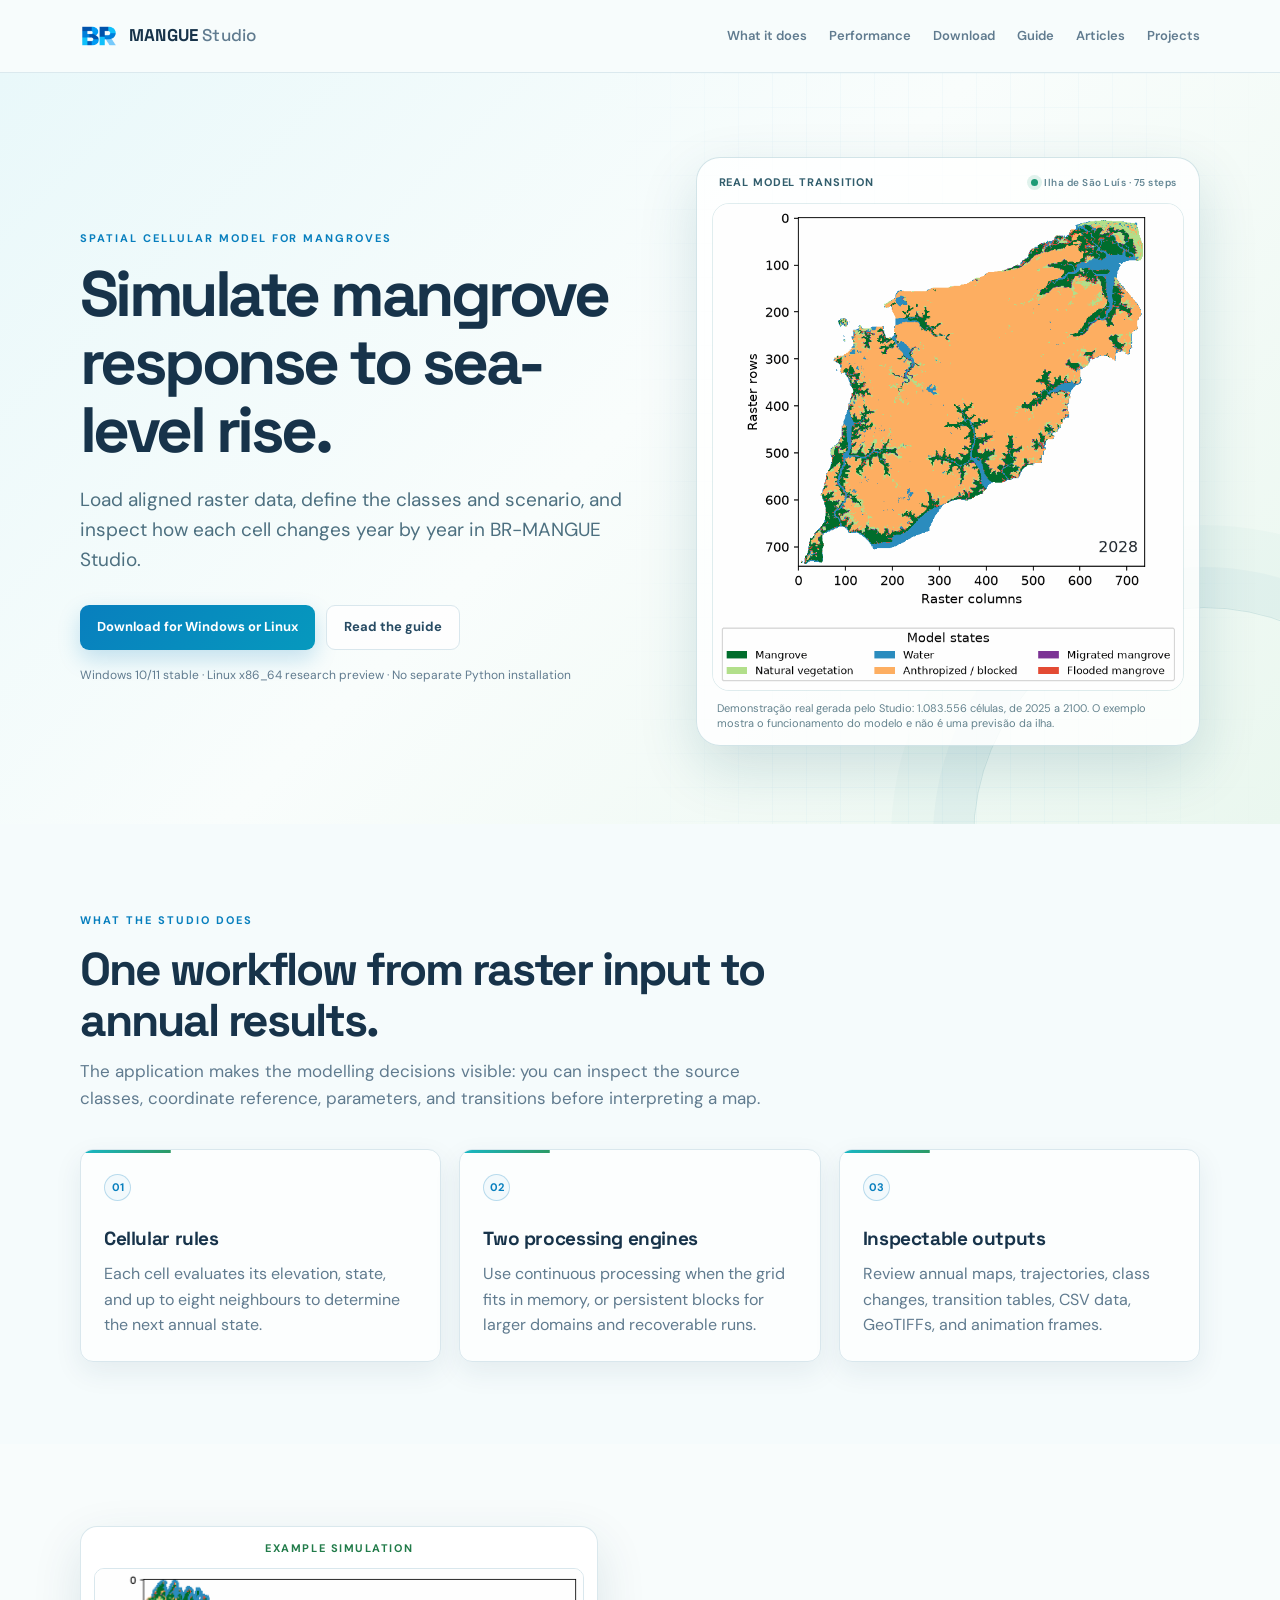
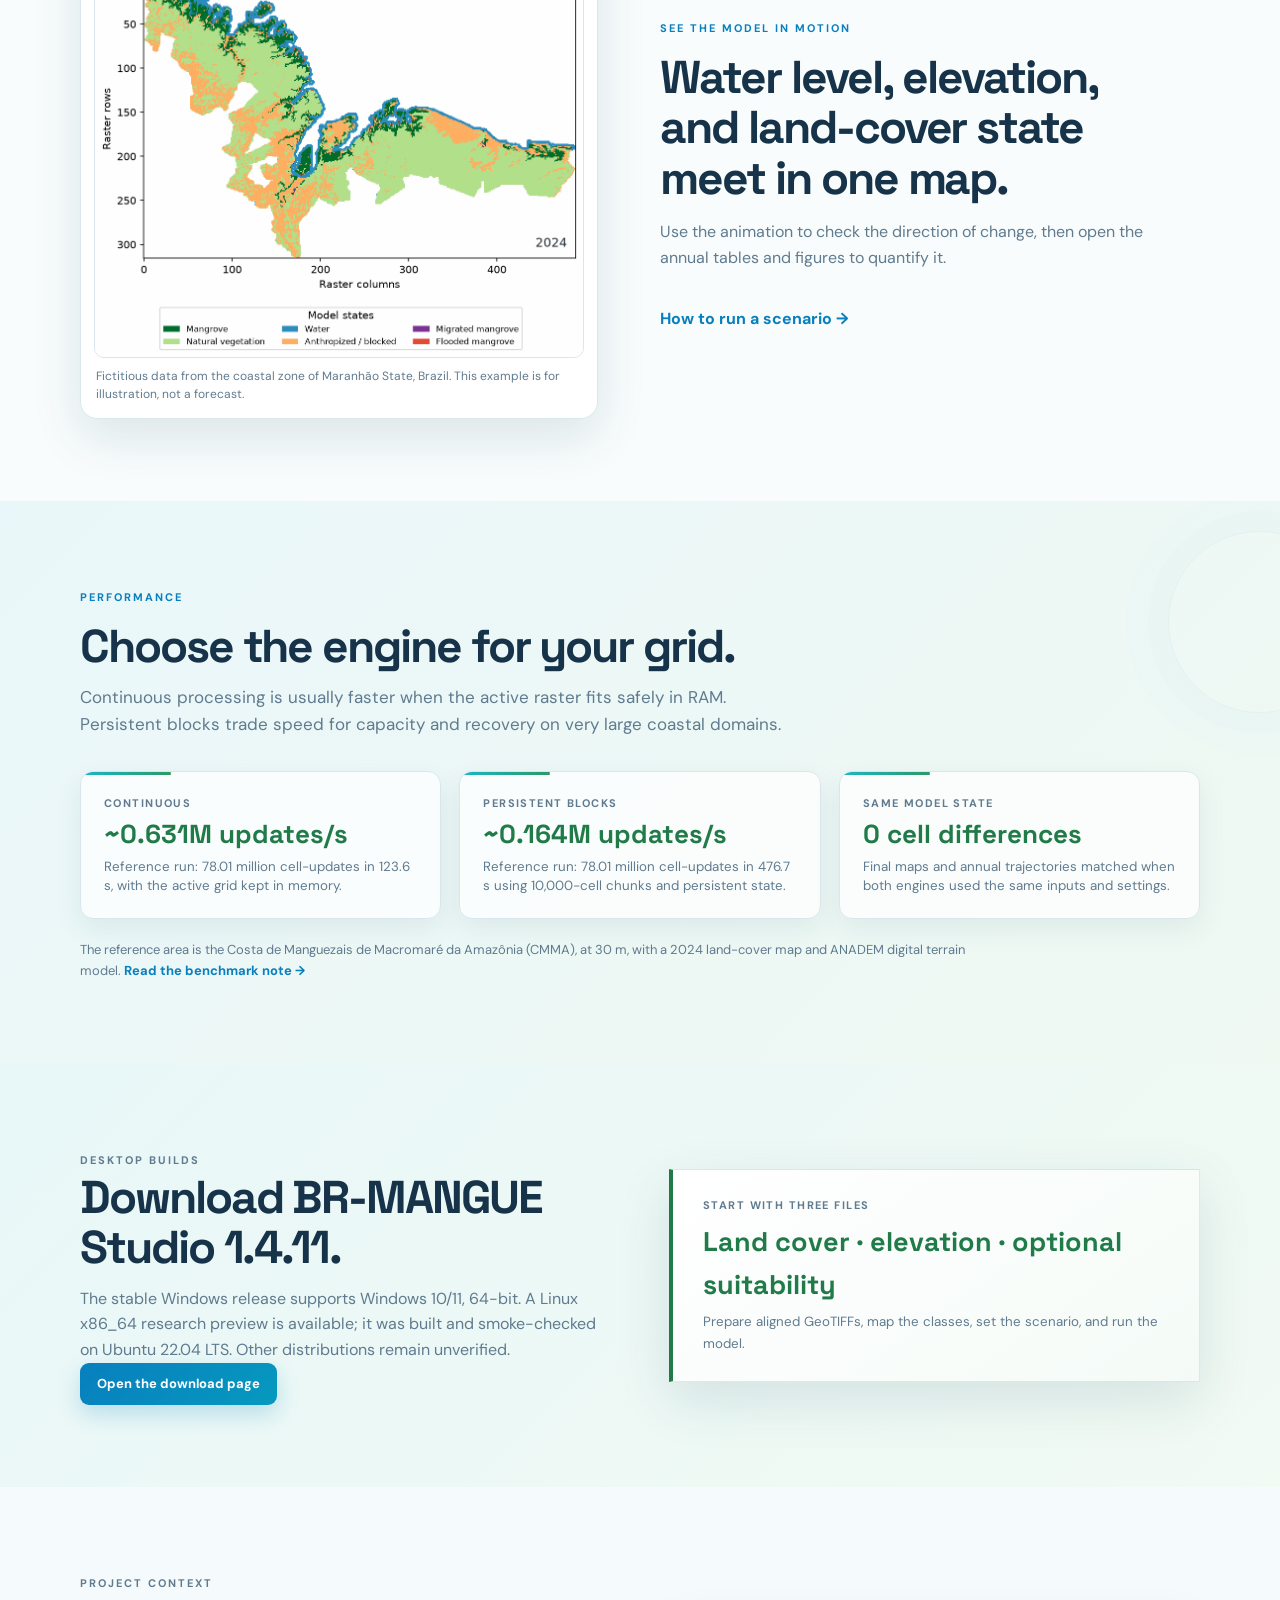
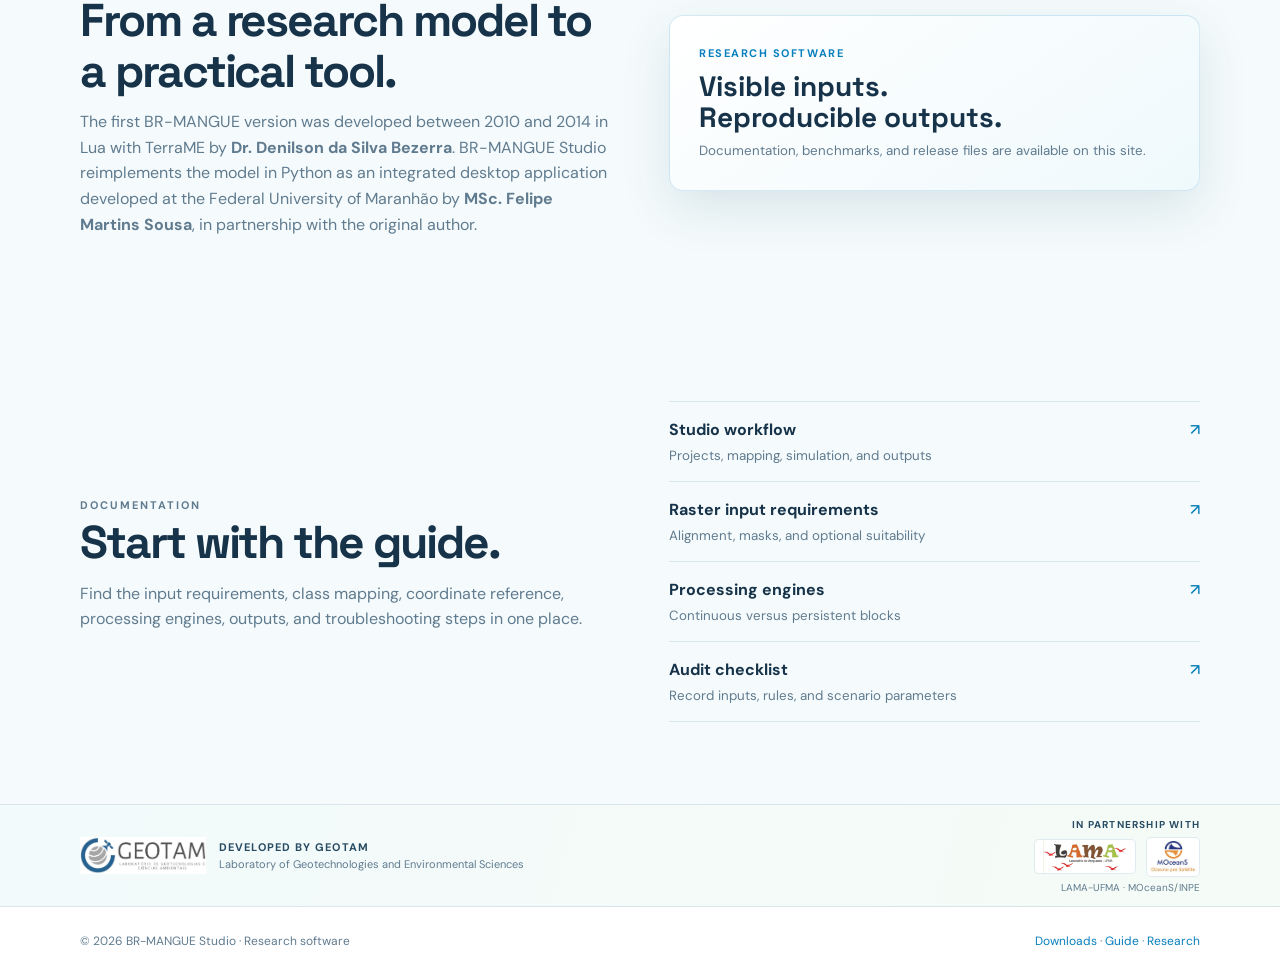
<file: docs/index.html>
<!doctype html>
<html lang="en">
<head>
  <meta charset="utf-8">
  <meta name="viewport" content="width=device-width, initial-scale=1">
  <meta name="description" content="BR-MANGUE Studio is a Windows and Linux desktop application for simulating mangrove response to sea-level rise with spatial cellular automata.">
  <title>BR-MANGUE Studio · Coastal cellular modelling</title>
  <link rel="icon" href="assets/BR-MANGUE_BR_icon.png" type="image/png">
  <link rel="stylesheet" href="styles.css">
</head>
<body>
  <header class="site-header">
    <div class="container nav-wrap">
      <a class="brand" href="./" aria-label="BR-MANGUE Studio home">
        <img src="assets/BR-MANGUE_BR_icon.png" alt="BR-MANGUE icon">
        <span>MANGUE <em>Studio</em></span>
      </a>
      <nav aria-label="Primary navigation">
        <a href="#about">What it does</a>
        <a href="#performance">Performance</a>
        <a href="downloads.html">Download</a>
        <a href="guide.html">Guide</a>
        <a href="articles.html">Articles</a>
        <a href="projects.html">Projects</a>
      </nav>
    </div>
  </header>

  <main>
    <section class="hero">
      <div class="container hero-grid">
        <div class="hero-copy">
          <p class="eyebrow">Spatial cellular model for mangroves</p>
          <h1>Simulate mangrove response to sea-level rise.</h1>
          <p class="lead">Load aligned raster data, define the classes and scenario, and inspect how each cell changes year by year in BR-MANGUE Studio.</p>
          <div class="hero-actions">
            <a class="button primary" href="downloads.html">Download for Windows or Linux</a>
            <a class="button secondary" href="guide.html">Read the guide</a>
          </div>
          <p class="version-note">Windows 10/11 stable · Linux x86_64 research preview · No separate Python installation</p>
        </div>

        <div class="hero-scene-wrap">
          <div class="hero-scene-card">
            <div class="scene-heading"><span>Real model transition</span><span class="scene-live"><i></i> Ilha de São Luís · 75 steps</span></div>
            <img class="hero-demo-gif" src="assets/demo/simulation-ilha-sao-luis.gif" alt="Animated BR-MANGUE Studio demonstration run on Ilha de São Luís from 2025 to 2100">
            <p class="scene-caption">Demonstração real gerada pelo Studio: 1.083.556 células, de 2025 a 2100. O exemplo mostra o funcionamento do modelo e não é uma previsão da ilha.</p>
          </div>
        </div>
      </div>
    </section>

    <section id="about" class="section">
      <div class="container">
        <p class="eyebrow">What the Studio does</p>
        <h2>One workflow from raster input to annual results.</h2>
        <p class="section-intro">The application makes the modelling decisions visible: you can inspect the source classes, coordinate reference, parameters, and transitions before interpreting a map.</p>
        <div class="feature-grid">
          <article><span class="feature-number">01</span><h3>Cellular rules</h3><p>Each cell evaluates its elevation, state, and up to eight neighbours to determine the next annual state.</p></article>
          <article><span class="feature-number">02</span><h3>Two processing engines</h3><p>Use continuous processing when the grid fits in memory, or persistent blocks for larger domains and recoverable runs.</p></article>
          <article><span class="feature-number">03</span><h3>Inspectable outputs</h3><p>Review annual maps, trajectories, class changes, transition tables, CSV data, GeoTIFFs, and animation frames.</p></article>
        </div>
      </div>
    </section>

    <section id="example" class="section example-section">
      <div class="container example-grid">
        <figure class="demo-card">
          <div class="demo-label">Example simulation</div>
          <img src="assets/coastal-simulation-example.gif" alt="Animated example of annual mangrove state changes">
          <figcaption>Fictitious data from the coastal zone of Maranhão State, Brazil. This example is for illustration, not a forecast.</figcaption>
        </figure>
        <div class="example-copy"><p class="eyebrow">See the model in motion</p><h2>Water level, elevation, and land-cover state meet in one map.</h2><p>Use the animation to check the direction of change, then open the annual tables and figures to quantify it.</p><a class="text-link" href="guide.html#workflow">How to run a scenario →</a></div>
      </div>
    </section>

    <section id="performance" class="section tinted">
      <div class="container">
        <p class="eyebrow">Performance</p>
        <h2>Choose the engine for your grid.</h2>
        <p class="section-intro">Continuous processing is usually faster when the active raster fits safely in RAM. Persistent blocks trade speed for capacity and recovery on very large coastal domains.</p>
        <div class="benchmark-grid">
          <article class="benchmark-card"><strong>Continuous</strong><span>~0.631M updates/s</span><small>Reference run: 78.01 million cell-updates in 123.6 s, with the active grid kept in memory.</small></article>
          <article class="benchmark-card"><strong>Persistent blocks</strong><span>~0.164M updates/s</span><small>Reference run: 78.01 million cell-updates in 476.7 s using 10,000-cell chunks and persistent state.</small></article>
          <article class="benchmark-card"><strong>Same model state</strong><span>0 cell differences</span><small>Final maps and annual trajectories matched when both engines used the same inputs and settings.</small></article>
        </div>
        <p class="benchmark-note">The reference area is the Costa de Manguezais de Macromaré da Amazônia (CMMA), at 30 m, with a 2024 land-cover map and ANADEM digital terrain model. <a class="text-link" href="benchmark-cmma-anadem-20260917.html">Read the benchmark note →</a></p>
      </div>
    </section>

    <section id="download" class="section download-band">
      <div class="container split">
        <div><p class="eyebrow">Desktop builds</p><h2>Download BR-MANGUE Studio 1.4.11.</h2><p>The stable Windows release supports Windows 10/11, 64-bit. A Linux x86_64 research preview is available; it was built and smoke-checked on Ubuntu 22.04 LTS. Other distributions remain unverified.</p><a class="button primary" href="downloads.html">Open the download page</a></div>
        <div class="info-card"><strong>Start with three files</strong><span>Land cover · elevation · optional suitability</span><small>Prepare aligned GeoTIFFs, map the classes, set the scenario, and run the model.</small></div>
      </div>
    </section>

    <section id="origins" class="section origins-section">
      <div class="container split origin-block">
        <div><p class="eyebrow">Project context</p><h2>From a research model to a practical tool.</h2><p>The first BR-MANGUE version was developed between 2010 and 2014 in Lua with TerraME by <strong>Dr. Denilson da Silva Bezerra</strong>. BR-MANGUE Studio reimplements the model in Python as an integrated desktop application developed at the Federal University of Maranhão by <strong>MSc. Felipe Martins Sousa</strong>, in partnership with the original author.</p></div>
        <div class="origin-card"><span>Research software</span><b>Visible inputs.<br>Reproducible outputs.</b><small>Documentation, benchmarks, and release files are available on this site.</small></div>
      </div>
    </section>

    <section id="documentation" class="section">
      <div class="container split">
        <div><p class="eyebrow">Documentation</p><h2>Start with the guide.</h2><p>Find the input requirements, class mapping, coordinate reference, processing engines, outputs, and troubleshooting steps in one place.</p></div>
        <div class="link-list">
          <a href="guide.html#workflow"><span>Studio workflow</span><small>Projects, mapping, simulation, and outputs</small><b>↗</b></a>
          <a href="guide.html#inputs"><span>Raster input requirements</span><small>Alignment, masks, and optional suitability</small><b>↗</b></a>
          <a href="guide.html#engines"><span>Processing engines</span><small>Continuous versus persistent blocks</small><b>↗</b></a>
          <a href="guide.html#audit"><span>Audit checklist</span><small>Record inputs, rules, and scenario parameters</small><b>↗</b></a>
        </div>
      </div>
    </section>
  </main>

  <footer class="site-footer">
    <div class="geotam-footer">
      <div class="container geotam-footer-inner">
        <div class="geotam-credit">
          <img src="assets/GEOTAM_logo.jpeg" alt="GEOTAM laboratory logo">
          <span><strong>Developed by GEOTAM</strong><small>Laboratory of Geotechnologies and Environmental Sciences</small></span>
        </div>
        <div class="partner-credit">
          <span class="partner-label">In partnership with</span>
          <div class="partner-logos">
            <img src="assets/LAMA_UFMA_logo.jpg" alt="LAMA-UFMA laboratory logo">
            <img src="assets/MOceanS_INPE_logo.jpg" alt="MOceanS INPE laboratory logo">
          </div>
          <small>LAMA-UFMA · MOceanS/INPE</small>
        </div>
      </div>
    </div>
    <div class="container footer-wrap"><span>© 2026 BR-MANGUE Studio · Research software</span><span><a href="downloads.html">Downloads</a> · <a href="guide.html">Guide</a> · <a href="articles.html">Research</a></span></div>
  </footer>
</body>
</html>
</file>
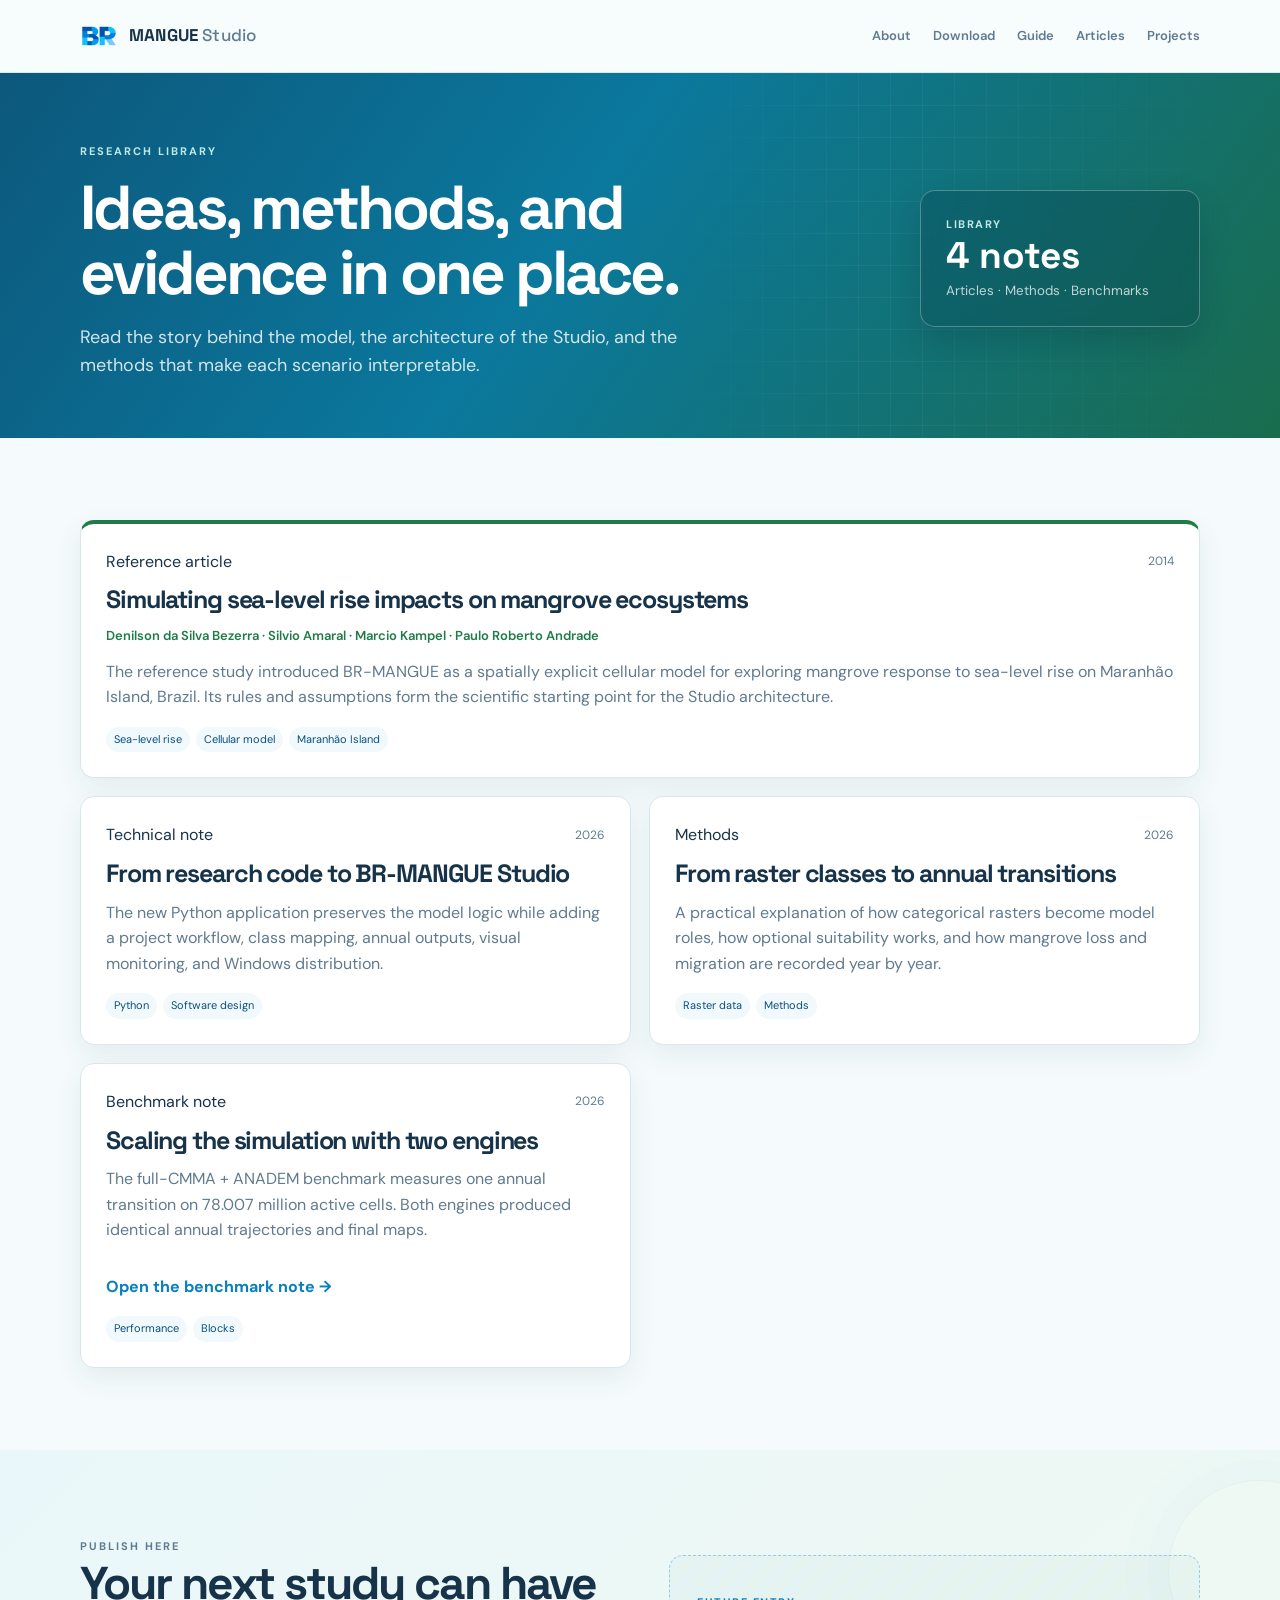
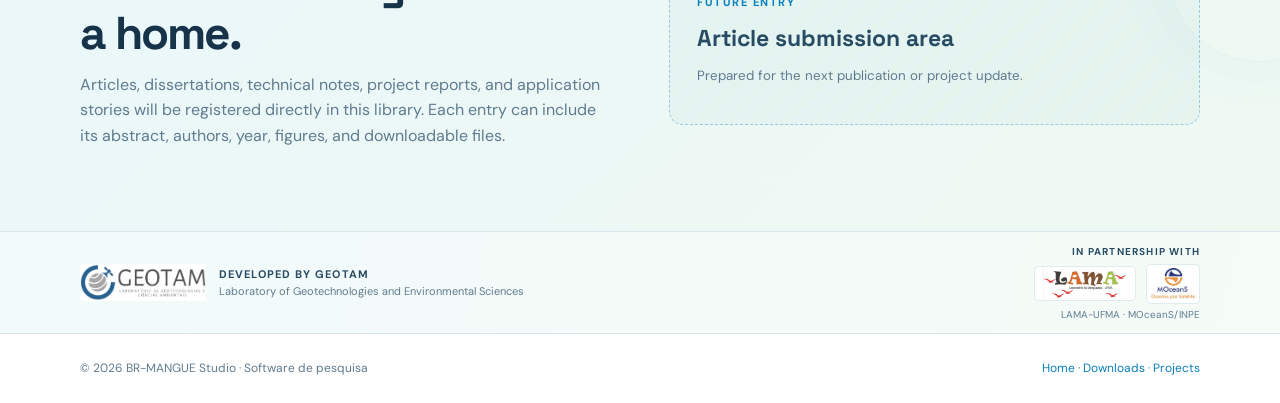
<file: docs/articles.html>
<!doctype html>
<html lang="en">
<head>
  <meta charset="utf-8">
  <meta name="viewport" content="width=device-width, initial-scale=1">
  <meta name="description" content="Research articles, technical notes, and methods related to BR-MANGUE Studio.">
  <title>Articles · BR-MANGUE Studio</title>
  <link rel="icon" href="assets/BR-MANGUE_BR_icon.png" type="image/png">
  <link rel="stylesheet" href="styles.css">
</head>
<body>
  <header class="site-header"><div class="container nav-wrap"><a class="brand" href="index.html"><img src="assets/BR-MANGUE_BR_icon.png" alt="BR-MANGUE icon"><span>MANGUE <em>Studio</em></span></a><nav aria-label="Primary navigation"><a href="index.html#about">About</a><a href="downloads.html">Download</a><a href="guide.html">Guide</a><a href="articles.html" aria-current="page">Articles</a><a href="projects.html">Projects</a></nav></div></header>

  <main>
    <section class="page-hero"><div class="container page-hero-grid"><div><p class="eyebrow">Research library</p><h1>Ideas, methods, and evidence in one place.</h1><p class="page-lead">Read the story behind the model, the architecture of the Studio, and the methods that make each scenario interpretable.</p></div><div class="page-hero-badge"><span>Library</span><b>4 notes</b><small>Articles · Methods · Benchmarks</small></div></div></section>

    <section class="section"><div class="container"><div class="article-grid"><article class="article-card featured-article"><div class="article-meta"><span>Reference article</span><small>2014</small></div><h2>Simulating sea-level rise impacts on mangrove ecosystems</h2><p class="byline">Denilson da Silva Bezerra · Silvio Amaral · Marcio Kampel · Paulo Roberto Andrade</p><p>The reference study introduced BR-MANGUE as a spatially explicit cellular model for exploring mangrove response to sea-level rise on Maranhão Island, Brazil. Its rules and assumptions form the scientific starting point for the Studio architecture.</p><div class="article-tags"><span>Sea-level rise</span><span>Cellular model</span><span>Maranhão Island</span></div></article><article class="article-card"><div class="article-meta"><span>Technical note</span><small>2026</small></div><h2>From research code to BR-MANGUE Studio</h2><p>The new Python application preserves the model logic while adding a project workflow, class mapping, annual outputs, visual monitoring, and Windows distribution.</p><div class="article-tags"><span>Python</span><span>Software design</span></div></article><article class="article-card"><div class="article-meta"><span>Methods</span><small>2026</small></div><h2>From raster classes to annual transitions</h2><p>A practical explanation of how categorical rasters become model roles, how optional suitability works, and how mangrove loss and migration are recorded year by year.</p><div class="article-tags"><span>Raster data</span><span>Methods</span></div></article><article class="article-card"><div class="article-meta"><span>Benchmark note</span><small>2026</small></div><h2>Scaling the simulation with two engines</h2><p>The full-CMMA + ANADEM benchmark measures one annual transition on 78.007 million active cells. Both engines produced identical annual trajectories and final maps.</p><a class="text-link" href="benchmark-cmma-anadem-20260917.html">Open the benchmark note →</a><div class="article-tags"><span>Performance</span><span>Blocks</span></div></article></div></div></section>

    <section class="section tinted"><div class="container split"><div><p class="eyebrow">Publish here</p><h2>Your next study can have a home.</h2><p>Articles, dissertations, technical notes, project reports, and application stories will be registered directly in this library. Each entry can include its abstract, authors, year, figures, and downloadable files.</p></div><div class="submission-card"><span>Future entry</span><b>Article submission area</b><small>Prepared for the next publication or project update.</small></div></div></section>
  </main>

  <footer class="site-footer">
    <div class="geotam-footer">
      <div class="container geotam-footer-inner">
        <div class="geotam-credit">
          <img src="assets/GEOTAM_logo.jpeg" alt="GEOTAM laboratory logo">
          <span><strong>Developed by GEOTAM</strong><small>Laboratory of Geotechnologies and Environmental Sciences</small></span>
        </div>
        <div class="partner-credit">
          <span class="partner-label">In partnership with</span>
          <div class="partner-logos">
            <img src="assets/LAMA_UFMA_logo.jpg" alt="LAMA-UFMA laboratory logo">
            <img src="assets/MOceanS_INPE_logo.jpg" alt="MOceanS INPE laboratory logo">
          </div>
          <small>LAMA-UFMA · MOceanS/INPE</small>
        </div>
      </div>
    </div>
    <div class="container footer-wrap"><span>© 2026 BR-MANGUE Studio · Software de pesquisa</span><span><a href="index.html">Home</a> · <a href="downloads.html">Downloads</a> · <a href="projects.html">Projects</a></span></div>
  </footer>
</body>
</html>
</file>
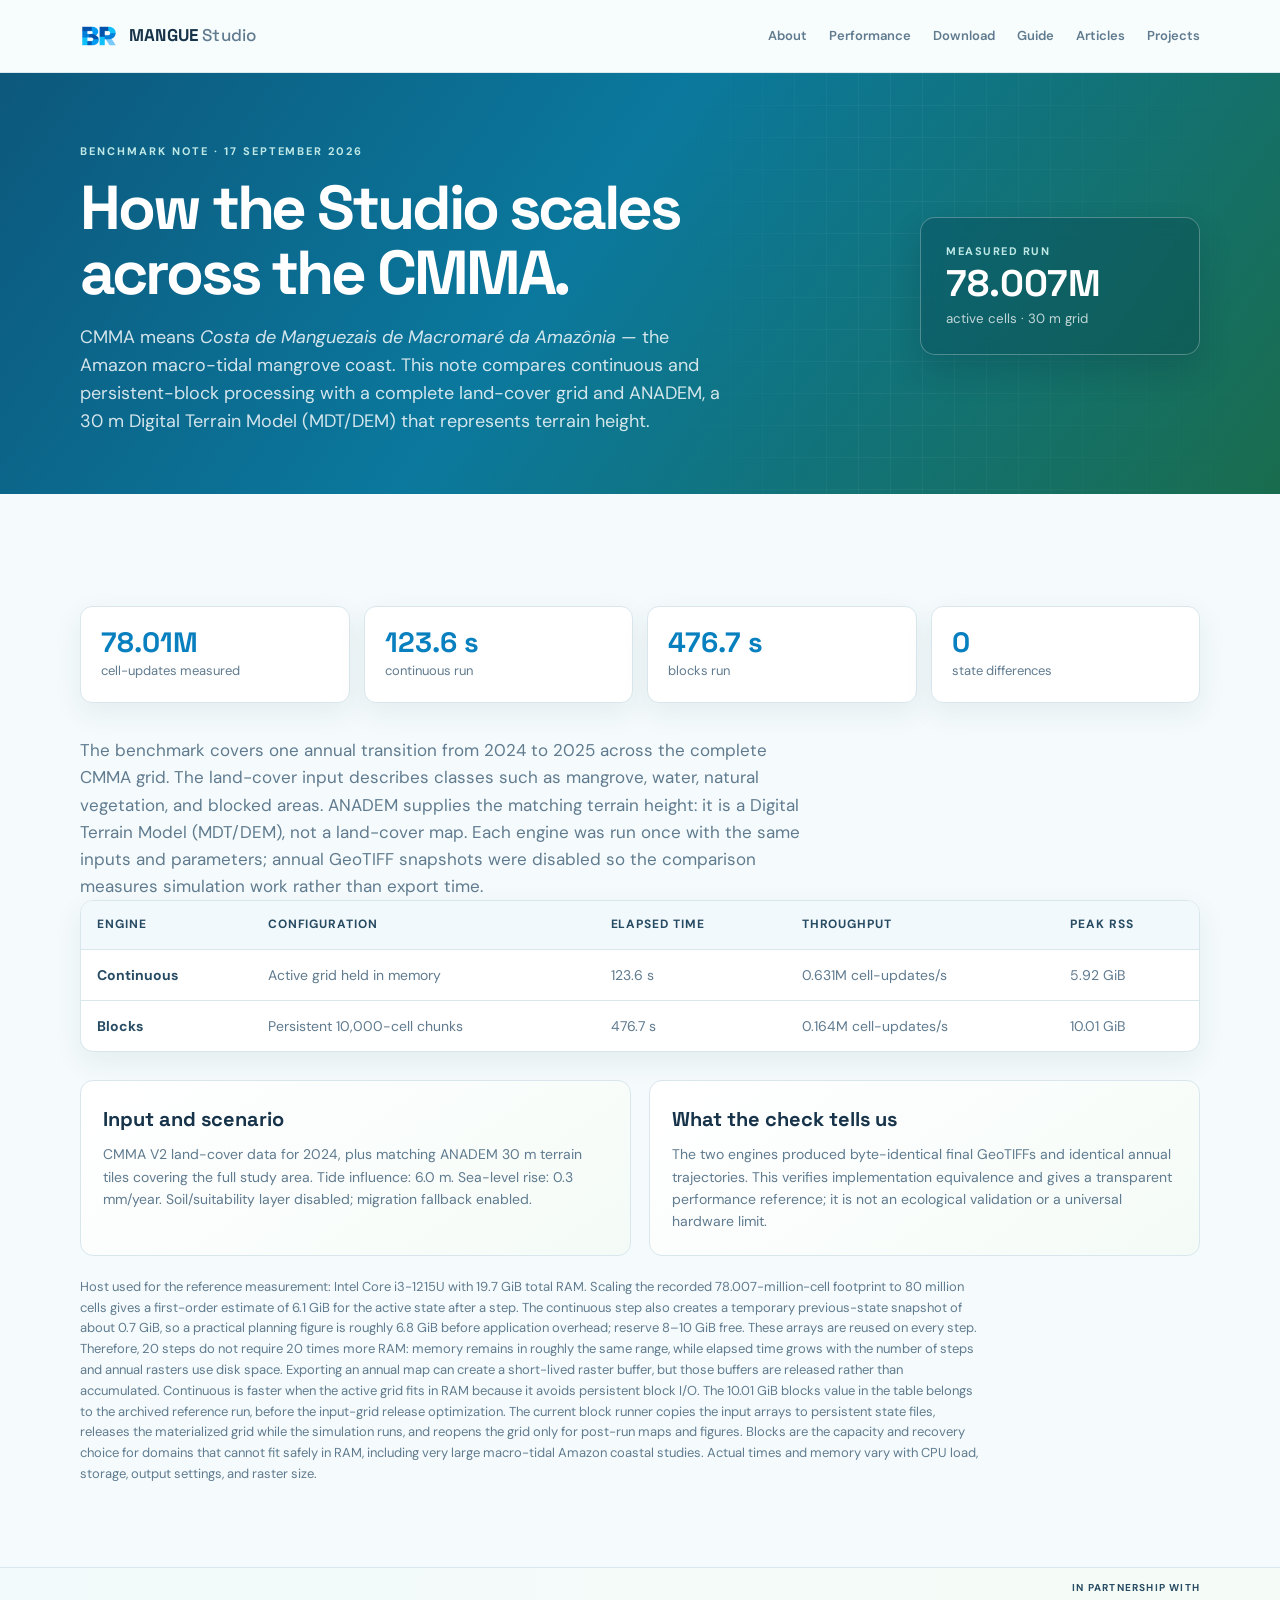
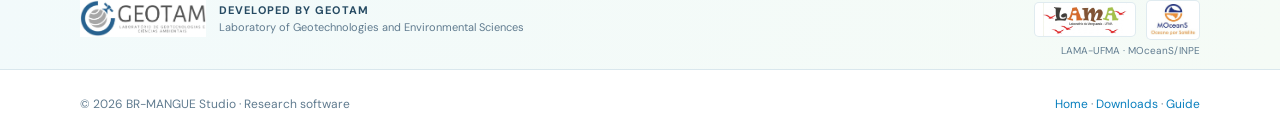
<file: docs/benchmark-cmma-anadem-20260917.html>
<!doctype html>
<html lang="en">
<head>
  <meta charset="utf-8">
  <meta name="viewport" content="width=device-width, initial-scale=1">
  <meta name="description" content="CMMA and ANADEM performance benchmark for BR-MANGUE Studio.">
  <title>CMMA + ANADEM benchmark · BR-MANGUE Studio</title>
  <link rel="icon" href="assets/BR-MANGUE_BR_icon.png" type="image/png">
  <link rel="stylesheet" href="styles.css">
</head>
<body>
  <header class="site-header"><div class="container nav-wrap"><a class="brand" href="index.html"><img src="assets/BR-MANGUE_BR_icon.png" alt="BR-MANGUE icon"><span>MANGUE <em>Studio</em></span></a><nav aria-label="Primary navigation"><a href="index.html#about">About</a><a href="index.html#performance">Performance</a><a href="downloads.html">Download</a><a href="guide.html">Guide</a><a href="articles.html" aria-current="page">Articles</a><a href="projects.html">Projects</a></nav></div></header>

  <main>
    <section class="page-hero"><div class="container page-hero-grid"><div><p class="eyebrow">Benchmark note · 17 September 2026</p><h1>How the Studio scales across the CMMA.</h1><p class="page-lead">CMMA means <em>Costa de Manguezais de Macromaré da Amazônia</em> — the Amazon macro-tidal mangrove coast. This note compares continuous and persistent-block processing with a complete land-cover grid and ANADEM, a 30 m Digital Terrain Model (MDT/DEM) that represents terrain height.</p></div><div class="page-hero-badge"><span>Measured run</span><b>78.007M</b><small>active cells · 30 m grid</small></div></div></section>

    <section class="section"><div class="container">
      <div class="metric-grid"><div class="metric-card"><strong>78.01M</strong><span>cell-updates measured</span></div><div class="metric-card"><strong>123.6 s</strong><span>continuous run</span></div><div class="metric-card"><strong>476.7 s</strong><span>blocks run</span></div><div class="metric-card"><strong>0</strong><span>state differences</span></div></div>
      <p class="section-intro">The benchmark covers one annual transition from 2024 to 2025 across the complete CMMA grid. The land-cover input describes classes such as mangrove, water, natural vegetation, and blocked areas. ANADEM supplies the matching terrain height: it is a Digital Terrain Model (MDT/DEM), not a land-cover map. Each engine was run once with the same inputs and parameters; annual GeoTIFF snapshots were disabled so the comparison measures simulation work rather than export time.</p>
      <div class="benchmark-table-wrap"><table class="benchmark-table"><thead><tr><th>Engine</th><th>Configuration</th><th>Elapsed time</th><th>Throughput</th><th>Peak RSS</th></tr></thead><tbody><tr><td>Continuous</td><td>Active grid held in memory</td><td>123.6 s</td><td>0.631M cell-updates/s</td><td>5.92 GiB</td></tr><tr><td>Blocks</td><td>Persistent 10,000-cell chunks</td><td>476.7 s</td><td>0.164M cell-updates/s</td><td>10.01 GiB</td></tr></tbody></table></div>
      <div class="benchmark-detail"><div><h3>Input and scenario</h3><p>CMMA V2 land-cover data for 2024, plus matching ANADEM 30 m terrain tiles covering the full study area. Tide influence: 6.0 m. Sea-level rise: 0.3 mm/year. Soil/suitability layer disabled; migration fallback enabled.</p></div><div><h3>What the check tells us</h3><p>The two engines produced byte-identical final GeoTIFFs and identical annual trajectories. This verifies implementation equivalence and gives a transparent performance reference; it is not an ecological validation or a universal hardware limit.</p></div></div>
      <p class="benchmark-note">Host used for the reference measurement: Intel Core i3-1215U with 19.7 GiB total RAM. Scaling the recorded 78.007-million-cell footprint to 80 million cells gives a first-order estimate of 6.1 GiB for the active state after a step. The continuous step also creates a temporary previous-state snapshot of about 0.7 GiB, so a practical planning figure is roughly 6.8 GiB before application overhead; reserve 8–10 GiB free. These arrays are reused on every step. Therefore, 20 steps do not require 20 times more RAM: memory remains in roughly the same range, while elapsed time grows with the number of steps and annual rasters use disk space. Exporting an annual map can create a short-lived raster buffer, but those buffers are released rather than accumulated. Continuous is faster when the active grid fits in RAM because it avoids persistent block I/O. The 10.01 GiB blocks value in the table belongs to the archived reference run, before the input-grid release optimization. The current block runner copies the input arrays to persistent state files, releases the materialized grid while the simulation runs, and reopens the grid only for post-run maps and figures. Blocks are the capacity and recovery choice for domains that cannot fit safely in RAM, including very large macro-tidal Amazon coastal studies. Actual times and memory vary with CPU load, storage, output settings, and raster size.</p>
    </div></section>
  </main>

  <footer class="site-footer">
    <div class="geotam-footer">
      <div class="container geotam-footer-inner">
        <div class="geotam-credit">
          <img src="assets/GEOTAM_logo.jpeg" alt="GEOTAM laboratory logo">
          <span><strong>Developed by GEOTAM</strong><small>Laboratory of Geotechnologies and Environmental Sciences</small></span>
        </div>
        <div class="partner-credit">
          <span class="partner-label">In partnership with</span>
          <div class="partner-logos">
            <img src="assets/LAMA_UFMA_logo.jpg" alt="LAMA-UFMA laboratory logo">
            <img src="assets/MOceanS_INPE_logo.jpg" alt="MOceanS INPE laboratory logo">
          </div>
          <small>LAMA-UFMA · MOceanS/INPE</small>
        </div>
      </div>
    </div>
    <div class="container footer-wrap"><span>© 2026 BR-MANGUE Studio · Research software</span><span><a href="index.html">Home</a> · <a href="downloads.html">Downloads</a> · <a href="guide.html">Guide</a></span></div>
  </footer>
</body>
</html>
</file>
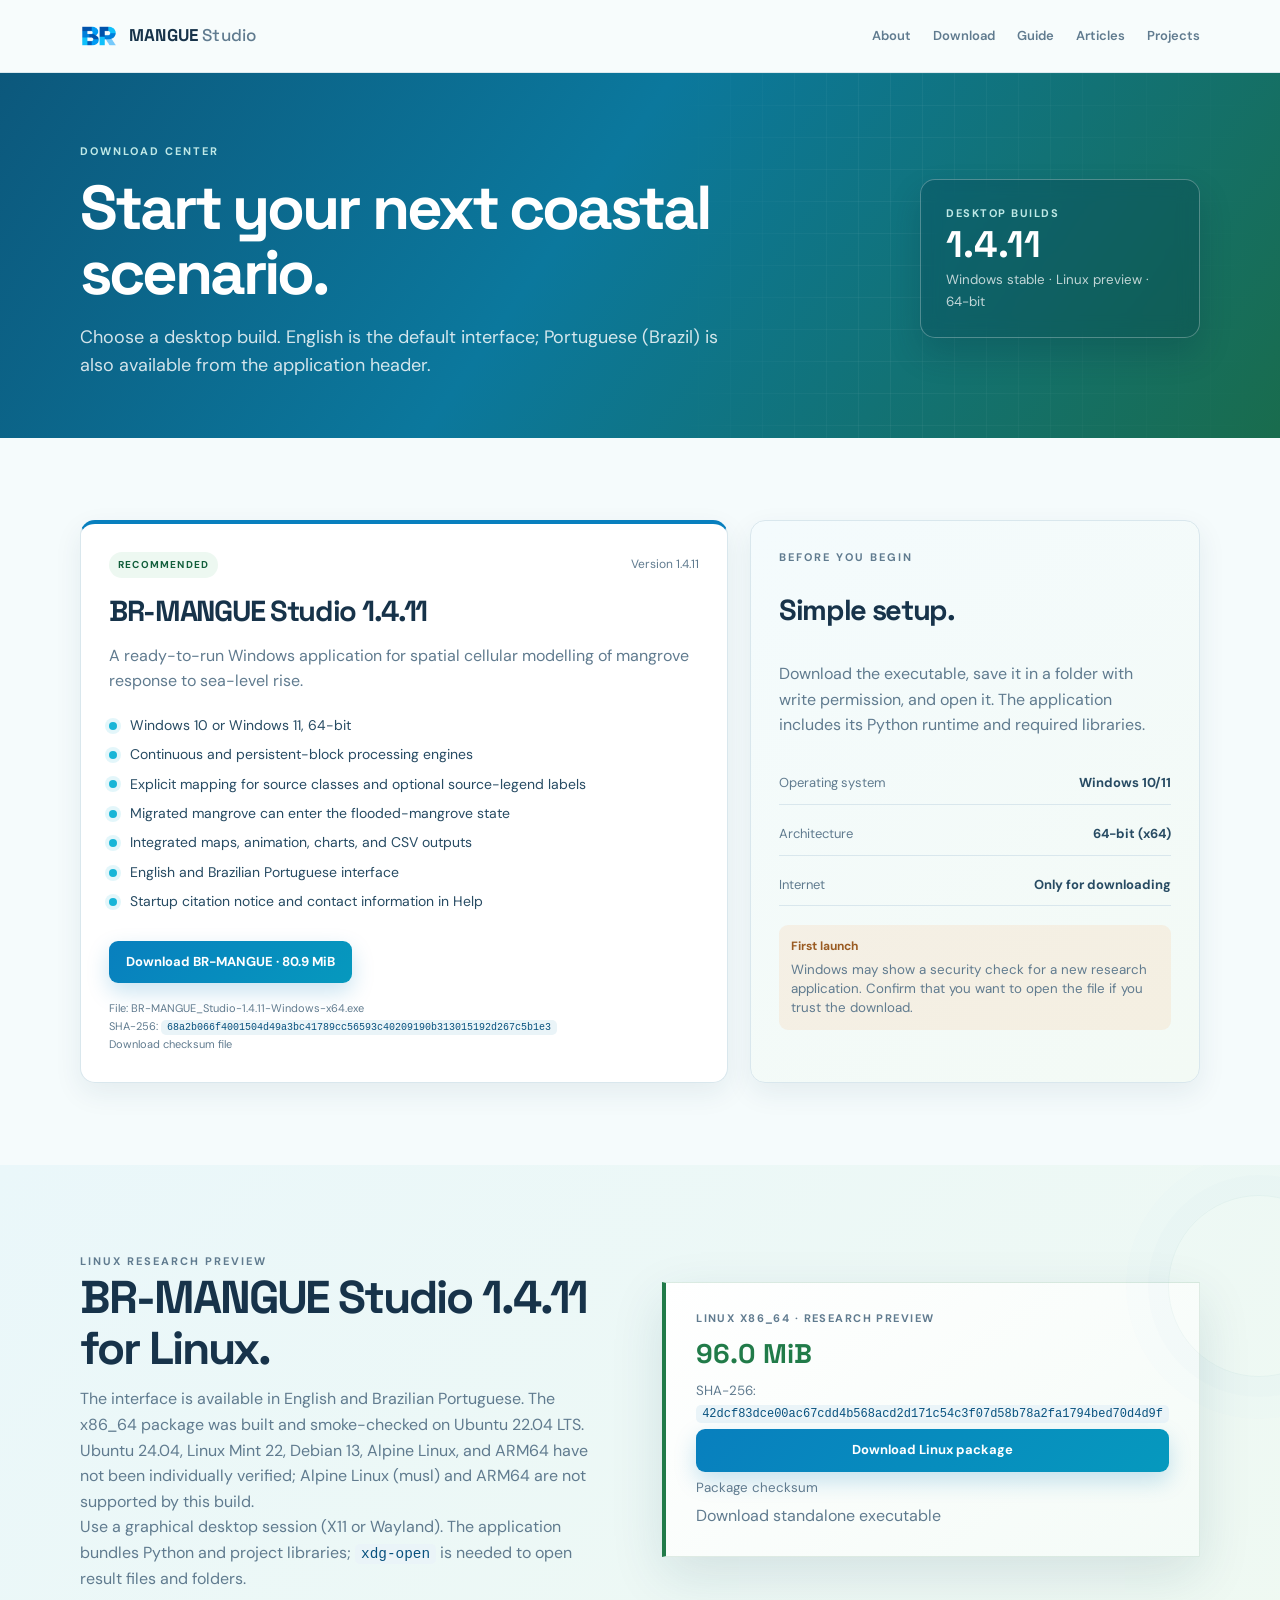
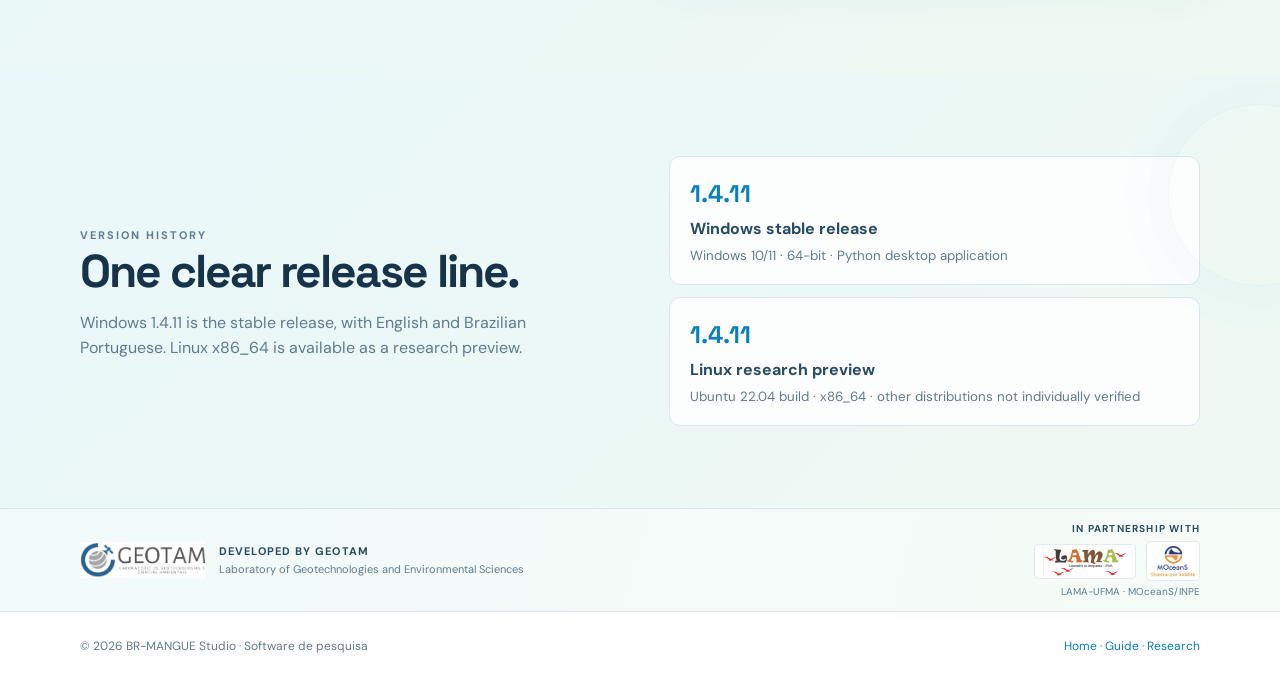
<file: docs/downloads.html>
<!doctype html>
<html lang="en">
<head>
  <meta charset="utf-8">
  <meta name="viewport" content="width=device-width, initial-scale=1">
  <meta name="description" content="Download BR-MANGUE Studio for Windows and Linux, with platform requirements and checksums.">
  <title>Downloads · BR-MANGUE Studio</title>
  <link rel="icon" href="assets/BR-MANGUE_BR_icon.png" type="image/png">
  <link rel="stylesheet" href="styles.css">
</head>
<body>
  <header class="site-header">
    <div class="container nav-wrap">
      <a class="brand" href="index.html"><img src="assets/BR-MANGUE_BR_icon.png" alt="BR-MANGUE icon"><span>MANGUE <em>Studio</em></span></a>
      <nav aria-label="Primary navigation">
        <a href="index.html#about">About</a><a href="downloads.html" aria-current="page">Download</a><a href="guide.html">Guide</a><a href="articles.html">Articles</a><a href="projects.html">Projects</a>
      </nav>
    </div>
  </header>

  <main>
    <section class="page-hero">
      <div class="container page-hero-grid">
        <div><p class="eyebrow">Download center</p><h1>Start your next coastal scenario.</h1><p class="page-lead">Choose a desktop build. English is the default interface; Portuguese (Brazil) is also available from the application header.</p></div>
        <div class="page-hero-badge"><span>Desktop builds</span><b>1.4.11</b><small>Windows stable · Linux preview · 64-bit</small></div>
      </div>
    </section>

    <section class="section">
      <div class="container">
        <div class="download-grid">
          <article class="download-card featured">
            <div class="download-card-top"><span class="release-tag">Recommended</span><span class="release-date">Version 1.4.11</span></div>
            <h2>BR-MANGUE Studio 1.4.11</h2>
            <p>A ready-to-run Windows application for spatial cellular modelling of mangrove response to sea-level rise.</p>
            <ul class="check-list"><li>Windows 10 or Windows 11, 64-bit</li><li>Continuous and persistent-block processing engines</li><li>Explicit mapping for source classes and optional source-legend labels</li><li>Migrated mangrove can enter the flooded-mangrove state</li><li>Integrated maps, animation, charts, and CSV outputs</li><li>English and Brazilian Portuguese interface</li><li>Startup citation notice and contact information in Help</li></ul>
            <a class="button primary download-button" href="https://github.com/oceanpep/br-mangue-studio/releases/download/v1.4.11/BR-MANGUE_Studio-1.4.11-Windows-x64.exe" download>Download BR-MANGUE · 80.9 MiB</a>
            <p class="download-meta">File: BR-MANGUE_Studio-1.4.11-Windows-x64.exe<br>SHA-256: <code>68a2b066f4001504d49a3bc41789cc56593c40209190b313015192d267c5b1e3</code><br><a href="https://github.com/oceanpep/br-mangue-studio/releases/download/v1.4.11/BR-MANGUE_Studio-1.4.11-Windows-x64.exe.sha256">Download checksum file</a></p>
          </article>
          <aside class="requirements-card"><p class="eyebrow">Before you begin</p><h2>Simple setup.</h2><p>Download the executable, save it in a folder with write permission, and open it. The application includes its Python runtime and required libraries.</p><div class="requirement-row"><span>Operating system</span><b>Windows 10/11</b></div><div class="requirement-row"><span>Architecture</span><b>64-bit (x64)</b></div><div class="requirement-row"><span>Internet</span><b>Only for downloading</b></div><div class="notice"><strong>First launch</strong><small>Windows may show a security check for a new research application. Confirm that you want to open the file if you trust the download.</small></div></aside>
        </div>
      </div>
    </section>

    <section class="section tinted">
      <div class="container split">
        <div><p class="eyebrow">Linux research preview</p><h2>BR-MANGUE Studio 1.4.11 for Linux.</h2><p>The interface is available in English and Brazilian Portuguese. The x86_64 package was built and smoke-checked on Ubuntu 22.04 LTS. Ubuntu 24.04, Linux Mint 22, Debian 13, Alpine Linux, and ARM64 have not been individually verified; Alpine Linux (musl) and ARM64 are not supported by this build.</p><p>Use a graphical desktop session (X11 or Wayland). The application bundles Python and project libraries; <code>xdg-open</code> is needed to open result files and folders.</p></div>
        <div class="info-card"><strong>Linux x86_64 · Research preview</strong><span>96.0 MiB</span><small>SHA-256: <code>42dcf83dce00ac67cdd4b568acd2d171c54c3f07d58b78a2fa1794bed70d4d9f</code></small><a class="button primary" href="https://github.com/oceanpep/br-mangue-studio/releases/download/v1.4.11/BR-MANGUE_Studio-1.4.11-Linux-x86_64.tar.gz" download>Download Linux package</a><small><a href="https://github.com/oceanpep/br-mangue-studio/releases/download/v1.4.11/BR-MANGUE_Studio-1.4.11-Linux-x86_64.tar.gz.sha256">Package checksum</a></small><p class="small-note"><a href="https://github.com/oceanpep/br-mangue-studio/releases/download/v1.4.11/BRMANGUE_Studio_Linux_x86_64" download>Download standalone executable</a></p></div>
      </div>
    </section>

    <section class="section tinted">
      <div class="container split">
        <div><p class="eyebrow">Version history</p><h2>One clear release line.</h2><p>Windows 1.4.11 is the stable release, with English and Brazilian Portuguese. Linux x86_64 is available as a research preview.</p></div>
        <div class="release-list"><div><span>1.4.11</span><b>Windows stable release</b><small>Windows 10/11 · 64-bit · Python desktop application</small></div><div><span>1.4.11</span><b>Linux research preview</b><small>Ubuntu 22.04 build · x86_64 · other distributions not individually verified</small></div></div>
      </div>
    </section>
  </main>

  <footer class="site-footer">
    <div class="geotam-footer">
      <div class="container geotam-footer-inner">
        <div class="geotam-credit">
          <img src="assets/GEOTAM_logo.jpeg" alt="GEOTAM laboratory logo">
          <span><strong>Developed by GEOTAM</strong><small>Laboratory of Geotechnologies and Environmental Sciences</small></span>
        </div>
        <div class="partner-credit">
          <span class="partner-label">In partnership with</span>
          <div class="partner-logos">
            <img src="assets/LAMA_UFMA_logo.jpg" alt="LAMA-UFMA laboratory logo">
            <img src="assets/MOceanS_INPE_logo.jpg" alt="MOceanS INPE laboratory logo">
          </div>
          <small>LAMA-UFMA · MOceanS/INPE</small>
        </div>
      </div>
    </div>
    <div class="container footer-wrap"><span>© 2026 BR-MANGUE Studio · Software de pesquisa</span><span><a href="index.html">Home</a> · <a href="guide.html">Guide</a> · <a href="articles.html">Research</a></span></div>
  </footer>
</body>
</html>
</file>
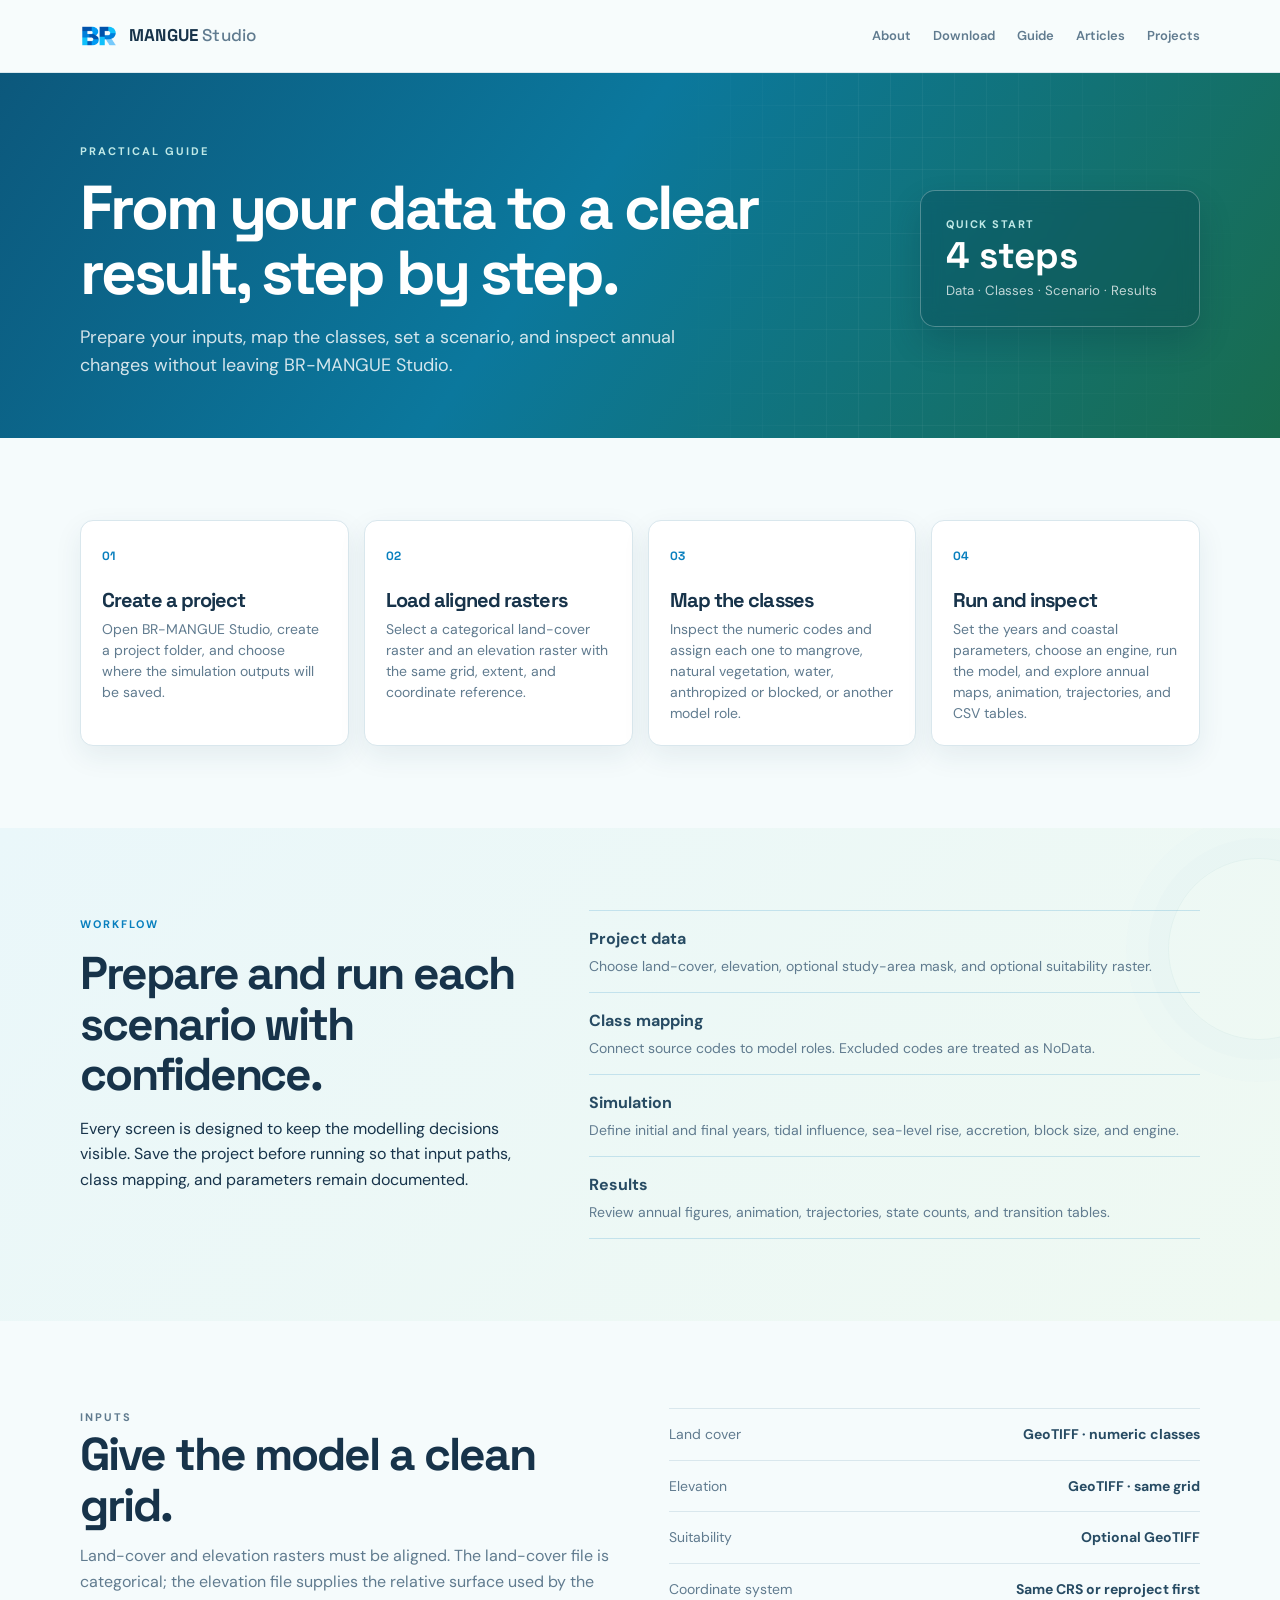
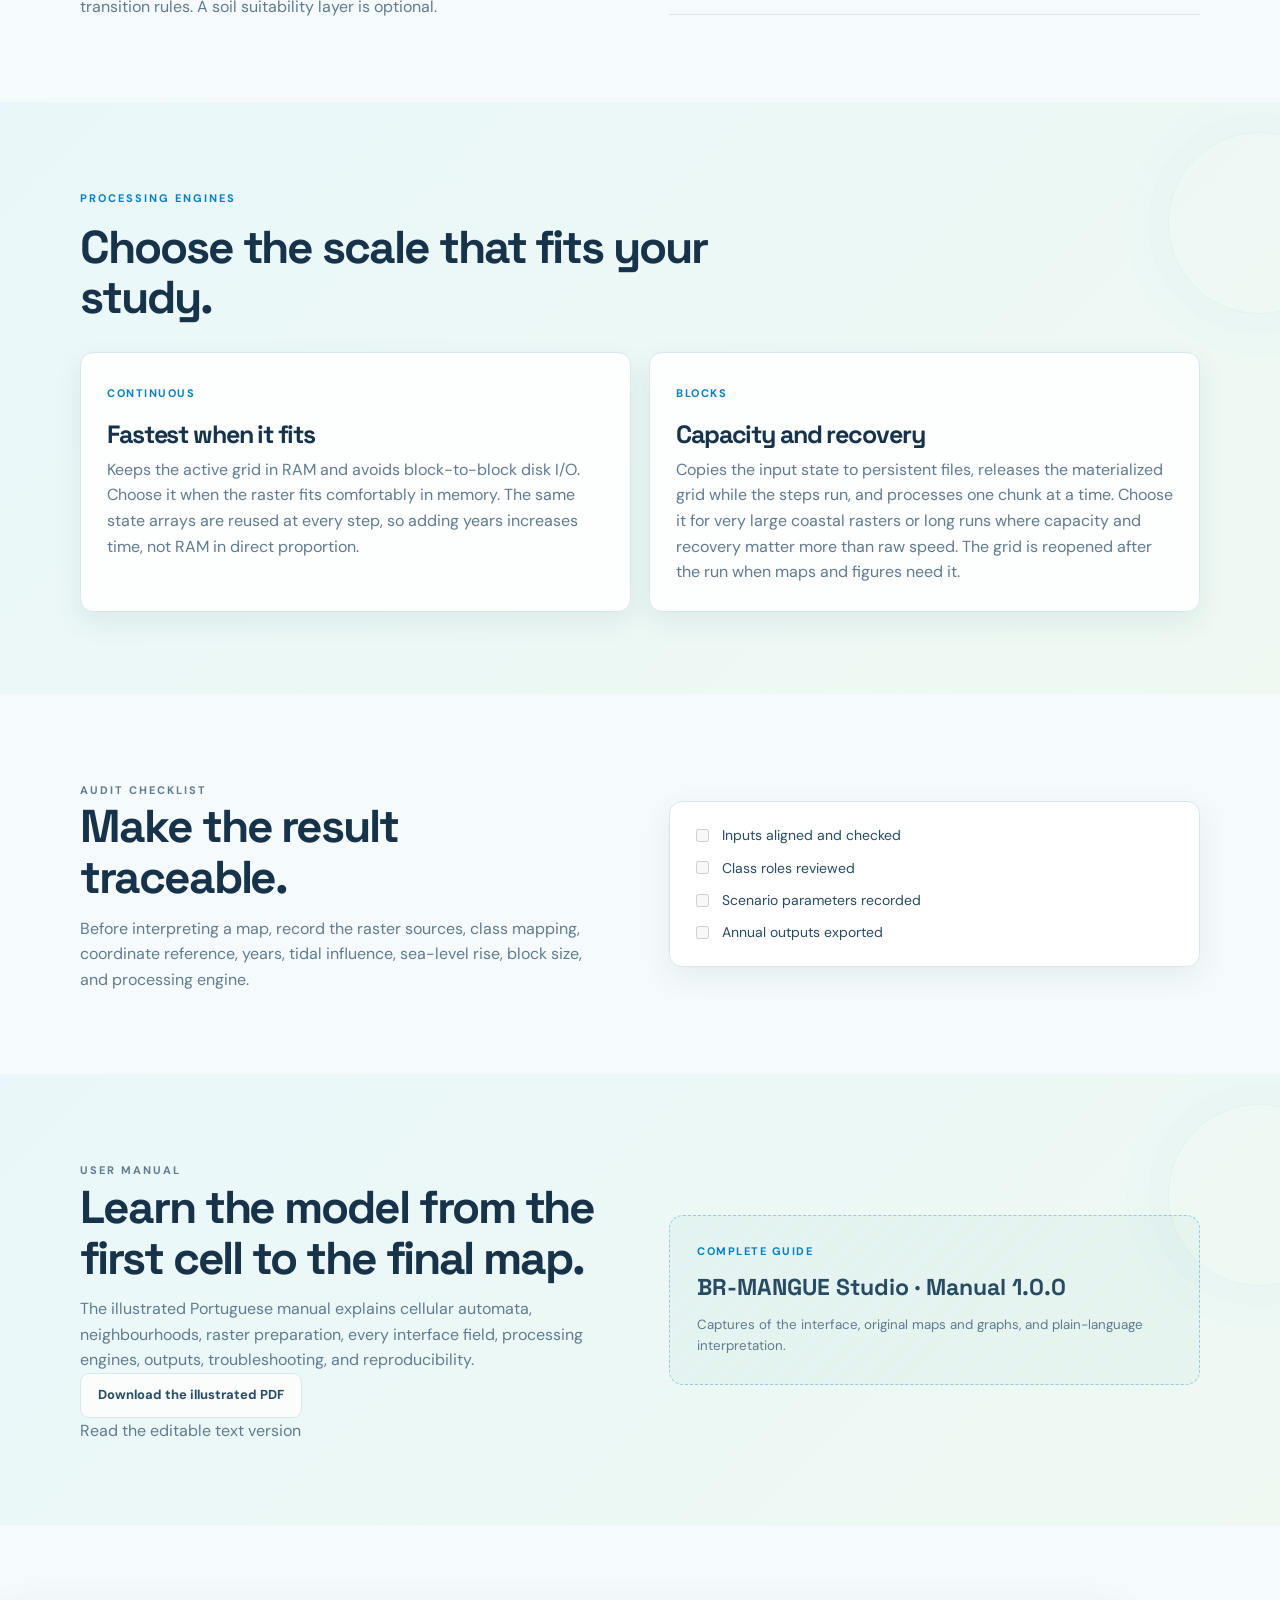
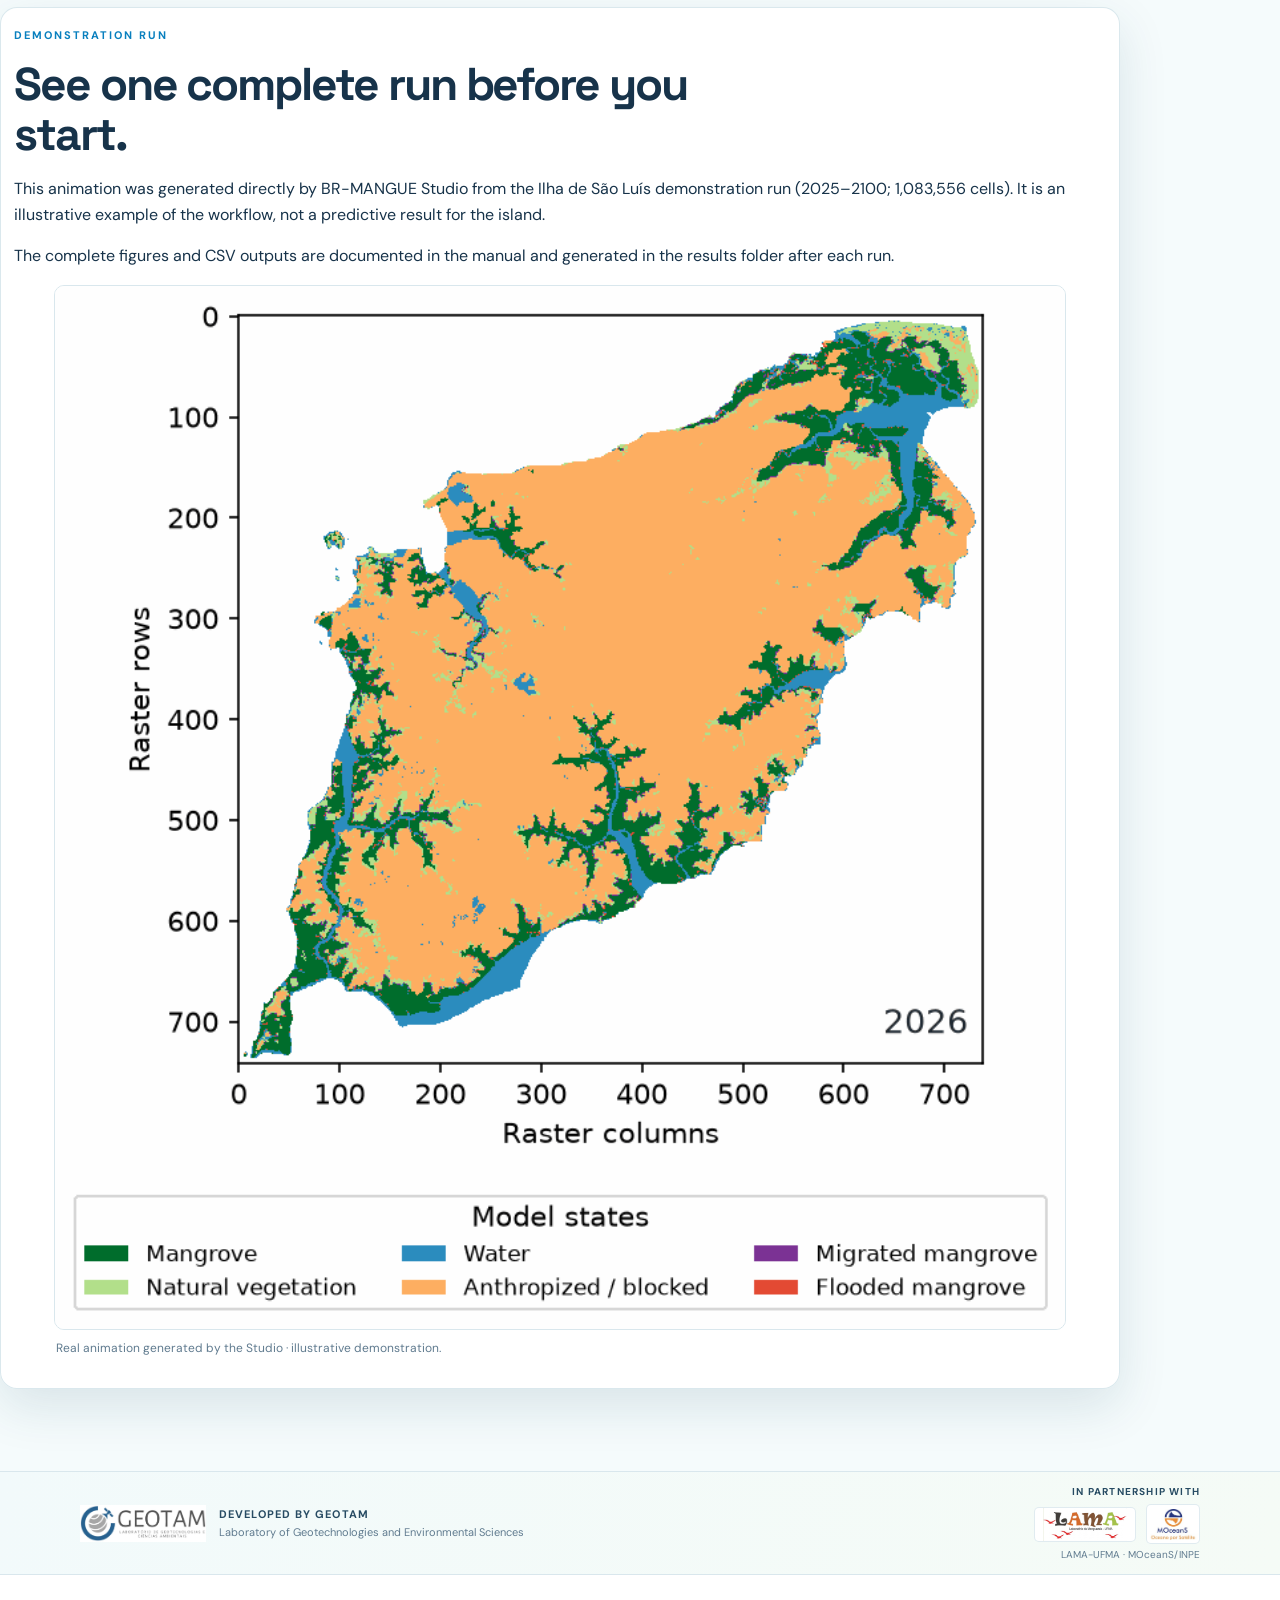
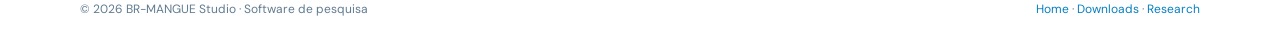
<file: docs/guide.html>
<!doctype html>
<html lang="en">
<head>
  <meta charset="utf-8">
  <meta name="viewport" content="width=device-width, initial-scale=1">
  <meta name="description" content="A practical guide to preparing data and running a BR-MANGUE Studio simulation.">
  <title>Guide · BR-MANGUE Studio</title>
  <link rel="icon" href="assets/BR-MANGUE_BR_icon.png" type="image/png">
  <link rel="stylesheet" href="styles.css">
</head>
<body>
  <header class="site-header"><div class="container nav-wrap"><a class="brand" href="index.html"><img src="assets/BR-MANGUE_BR_icon.png" alt="BR-MANGUE icon"><span>MANGUE <em>Studio</em></span></a><nav aria-label="Primary navigation"><a href="index.html#about">About</a><a href="downloads.html">Download</a><a href="guide.html" aria-current="page">Guide</a><a href="articles.html">Articles</a><a href="projects.html">Projects</a></nav></div></header>

  <main>
    <section class="page-hero"><div class="container page-hero-grid"><div><p class="eyebrow">Practical guide</p><h1>From your data to a clear result, step by step.</h1><p class="page-lead">Prepare your inputs, map the classes, set a scenario, and inspect annual changes without leaving BR-MANGUE Studio.</p></div><div class="page-hero-badge guide-badge"><span>Quick start</span><b>4 steps</b><small>Data · Classes · Scenario · Results</small></div></div></section>

    <section class="section"><div class="container"><div class="step-grid"><article><span>01</span><h2>Create a project</h2><p>Open BR-MANGUE Studio, create a project folder, and choose where the simulation outputs will be saved.</p></article><article><span>02</span><h2>Load aligned rasters</h2><p>Select a categorical land-cover raster and an elevation raster with the same grid, extent, and coordinate reference.</p></article><article><span>03</span><h2>Map the classes</h2><p>Inspect the numeric codes and assign each one to mangrove, natural vegetation, water, anthropized or blocked, or another model role.</p></article><article><span>04</span><h2>Run and inspect</h2><p>Set the years and coastal parameters, choose an engine, run the model, and explore annual maps, animation, trajectories, and CSV tables.</p></article></div></div></section>

    <section id="workflow" class="section tinted"><div class="container guide-section"><div><p class="eyebrow">Workflow</p><h2>Prepare and run each scenario with confidence.</h2><p>Every screen is designed to keep the modelling decisions visible. Save the project before running so that input paths, class mapping, and parameters remain documented.</p></div><div class="guide-points"><div><b>Project data</b><span>Choose land-cover, elevation, optional study-area mask, and optional suitability raster.</span></div><div><b>Class mapping</b><span>Connect source codes to model roles. Excluded codes are treated as NoData.</span></div><div><b>Simulation</b><span>Define initial and final years, tidal influence, sea-level rise, accretion, block size, and engine.</span></div><div><b>Results</b><span>Review annual figures, animation, trajectories, state counts, and transition tables.</span></div></div></div></section>

    <section id="inputs" class="section"><div class="container split"><div><p class="eyebrow">Inputs</p><h2>Give the model a clean grid.</h2><p>Land-cover and elevation rasters must be aligned. The land-cover file is categorical; the elevation file supplies the relative surface used by the transition rules. A soil suitability layer is optional.</p></div><div class="input-list"><div><span>Land cover</span><b>GeoTIFF · numeric classes</b></div><div><span>Elevation</span><b>GeoTIFF · same grid</b></div><div><span>Suitability</span><b>Optional GeoTIFF</b></div><div><span>Coordinate system</span><b>Same CRS or reproject first</b></div></div></div></section>

    <section id="engines" class="section tinted"><div class="container"><p class="eyebrow">Processing engines</p><h2>Choose the scale that fits your study.</h2><div class="engine-grid"><article><span class="engine-mark">Continuous</span><h2>Fastest when it fits</h2><p>Keeps the active grid in RAM and avoids block-to-block disk I/O. Choose it when the raster fits comfortably in memory. The same state arrays are reused at every step, so adding years increases time, not RAM in direct proportion.</p></article><article><span class="engine-mark">Blocks</span><h2>Capacity and recovery</h2><p>Copies the input state to persistent files, releases the materialized grid while the steps run, and processes one chunk at a time. Choose it for very large coastal rasters or long runs where capacity and recovery matter more than raw speed. The grid is reopened after the run when maps and figures need it.</p></article></div></div></section>

    <section id="audit" class="section"><div class="container split"><div><p class="eyebrow">Audit checklist</p><h2>Make the result traceable.</h2><p>Before interpreting a map, record the raster sources, class mapping, coordinate reference, years, tidal influence, sea-level rise, block size, and processing engine.</p></div><div class="check-panel"><label><input type="checkbox" disabled> Inputs aligned and checked</label><label><input type="checkbox" disabled> Class roles reviewed</label><label><input type="checkbox" disabled> Scenario parameters recorded</label><label><input type="checkbox" disabled> Annual outputs exported</label></div></div></section>

    <section id="manual" class="section tinted"><div class="container split"><div><p class="eyebrow">User manual</p><h2>Learn the model from the first cell to the final map.</h2><p>The illustrated Portuguese manual explains cellular automata, neighbourhoods, raster preparation, every interface field, processing engines, outputs, troubleshooting, and reproducibility.</p><a class="button secondary" href="downloads/Manual_Usuario_BR_MANGUE_Studio_1.0.0.pdf" download>Download the illustrated PDF</a><p class="small-note"><a href="MANUAL_USUARIO_BR_MANGUE_STUDIO.md" download>Read the editable text version</a></p></div><div class="pdf-slot"><span>Complete guide</span><b>BR-MANGUE Studio · Manual 1.0.0</b><small>Captures of the interface, original maps and graphs, and plain-language interpretation.</small></div></div></section>

    <section id="demo" class="section"><div class="container demo-card"><div><p class="eyebrow">Demonstration run</p><h2>See one complete run before you start.</h2><p>This animation was generated directly by BR-MANGUE Studio from the Ilha de São Luís demonstration run (2025–2100; 1,083,556 cells). It is an illustrative example of the workflow, not a predictive result for the island.</p><p class="small-note">The complete figures and CSV outputs are documented in the manual and generated in the results folder after each run.</p></div><figure><img src="assets/demo/simulation-ilha-sao-luis.gif" alt="Animation of the BR-MANGUE demonstration run on Ilha de São Luís"><figcaption>Real animation generated by the Studio · illustrative demonstration.</figcaption></figure></div></section>
  </main>

  <footer class="site-footer">
    <div class="geotam-footer">
      <div class="container geotam-footer-inner">
        <div class="geotam-credit">
          <img src="assets/GEOTAM_logo.jpeg" alt="GEOTAM laboratory logo">
          <span><strong>Developed by GEOTAM</strong><small>Laboratory of Geotechnologies and Environmental Sciences</small></span>
        </div>
        <div class="partner-credit">
          <span class="partner-label">In partnership with</span>
          <div class="partner-logos">
            <img src="assets/LAMA_UFMA_logo.jpg" alt="LAMA-UFMA laboratory logo">
            <img src="assets/MOceanS_INPE_logo.jpg" alt="MOceanS INPE laboratory logo">
          </div>
          <small>LAMA-UFMA · MOceanS/INPE</small>
        </div>
      </div>
    </div>
    <div class="container footer-wrap"><span>© 2026 BR-MANGUE Studio · Software de pesquisa</span><span><a href="index.html">Home</a> · <a href="downloads.html">Downloads</a> · <a href="articles.html">Research</a></span></div>
  </footer>
</body>
</html>
</file>
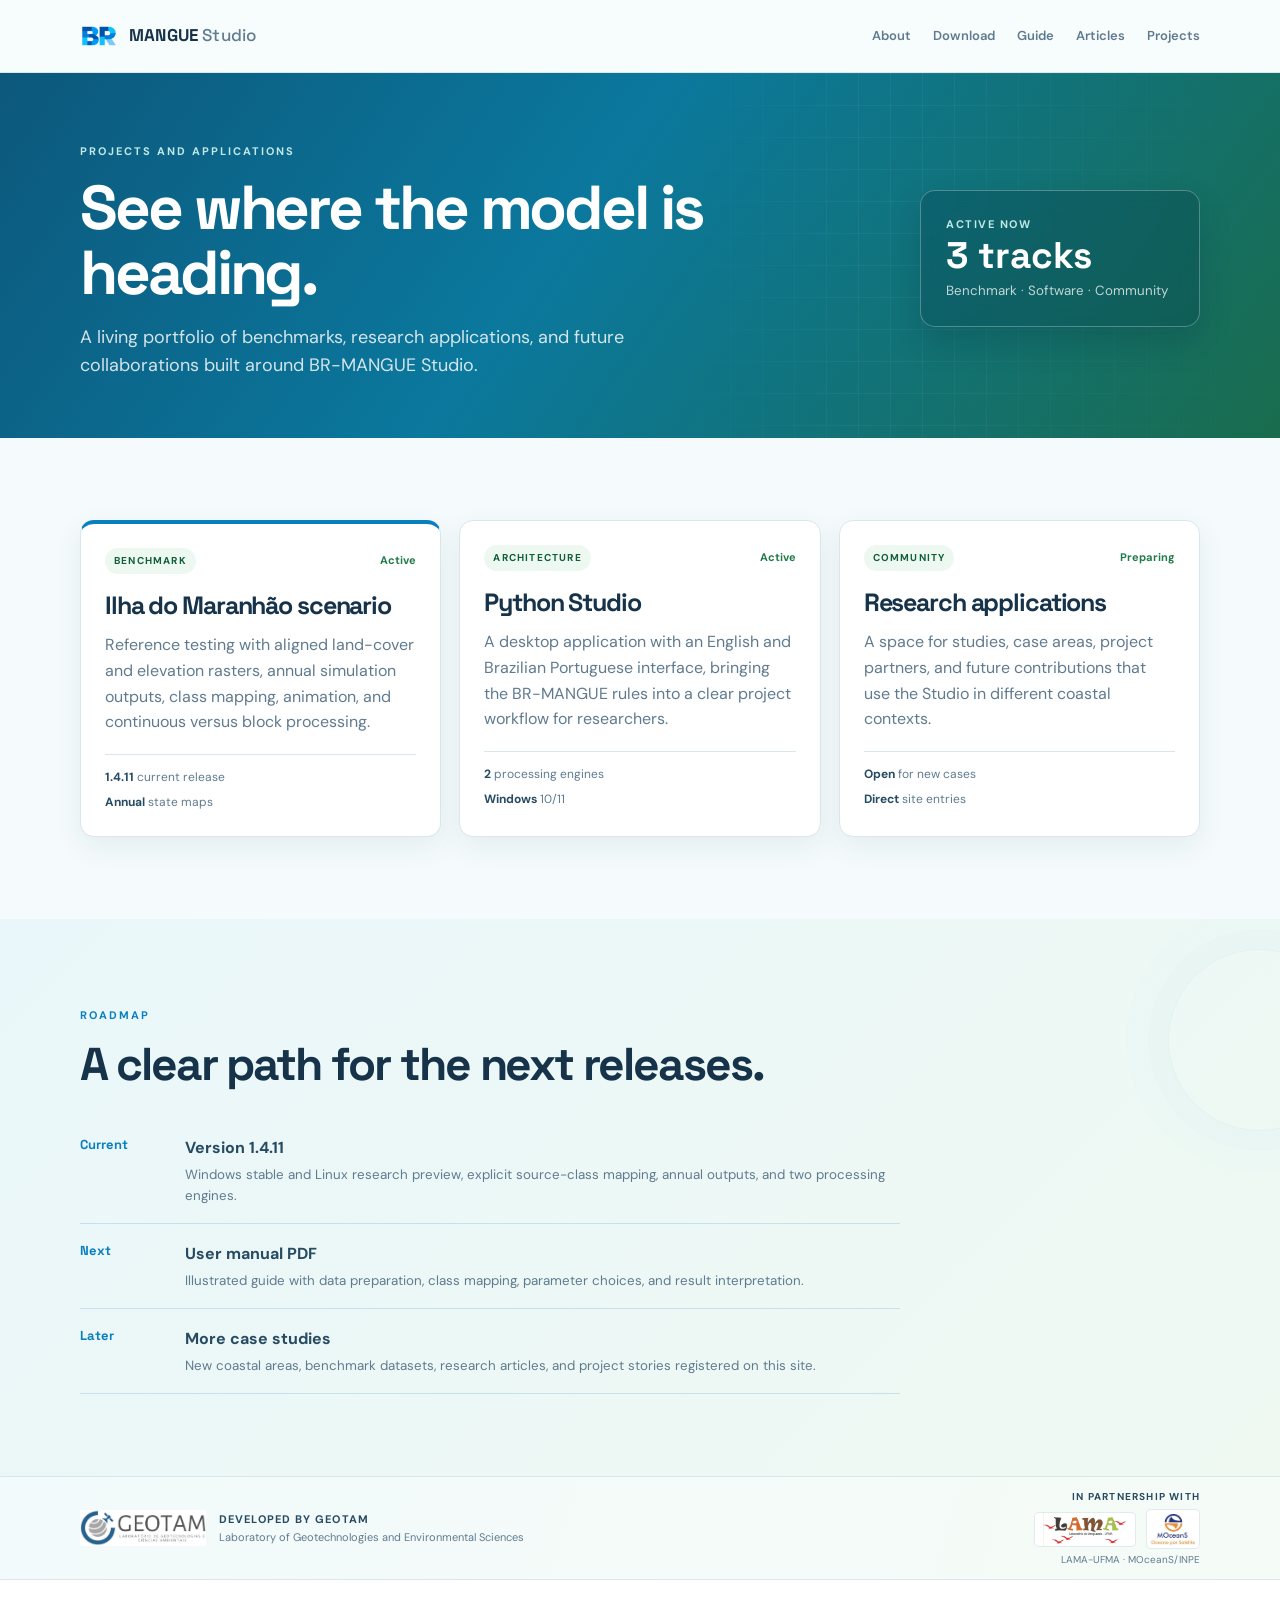
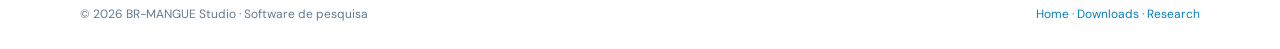
<file: docs/projects.html>
<!doctype html>
<html lang="en">
<head>
  <meta charset="utf-8">
  <meta name="viewport" content="width=device-width, initial-scale=1">
  <meta name="description" content="Active projects and applications using BR-MANGUE Studio.">
  <title>Projects · BR-MANGUE Studio</title>
  <link rel="icon" href="assets/BR-MANGUE_BR_icon.png" type="image/png">
  <link rel="stylesheet" href="styles.css">
</head>
<body>
  <header class="site-header"><div class="container nav-wrap"><a class="brand" href="index.html"><img src="assets/BR-MANGUE_BR_icon.png" alt="BR-MANGUE icon"><span>MANGUE <em>Studio</em></span></a><nav aria-label="Primary navigation"><a href="index.html#about">About</a><a href="downloads.html">Download</a><a href="guide.html">Guide</a><a href="articles.html">Articles</a><a href="projects.html" aria-current="page">Projects</a></nav></div></header>

  <main>
    <section class="page-hero"><div class="container page-hero-grid"><div><p class="eyebrow">Projects and applications</p><h1>See where the model is heading.</h1><p class="page-lead">A living portfolio of benchmarks, research applications, and future collaborations built around BR-MANGUE Studio.</p></div><div class="page-hero-badge project-badge"><span>Active now</span><b>3 tracks</b><small>Benchmark · Software · Community</small></div></div></section>

    <section class="section"><div class="container"><div class="project-grid"><article class="project-card project-featured"><div class="project-top"><span>Benchmark</span><b>Active</b></div><h2>Ilha do Maranhão scenario</h2><p>Reference testing with aligned land-cover and elevation rasters, annual simulation outputs, class mapping, animation, and continuous versus block processing.</p><div class="project-stats"><span><b>1.4.11</b> current release</span><span><b>Annual</b> state maps</span></div></article><article class="project-card"><div class="project-top"><span>Architecture</span><b>Active</b></div><h2>Python Studio</h2><p>A desktop application with an English and Brazilian Portuguese interface, bringing the BR-MANGUE rules into a clear project workflow for researchers.</p><div class="project-stats"><span><b>2</b> processing engines</span><span><b>Windows</b> 10/11</span></div></article><article class="project-card"><div class="project-top"><span>Community</span><b>Preparing</b></div><h2>Research applications</h2><p>A space for studies, case areas, project partners, and future contributions that use the Studio in different coastal contexts.</p><div class="project-stats"><span><b>Open</b> for new cases</span><span><b>Direct</b> site entries</span></div></article></div></div></section>

    <section class="section tinted"><div class="container"><p class="eyebrow">Roadmap</p><h2>A clear path for the next releases.</h2><div class="timeline"><div class="timeline-item"><span>Current</span><div><b>Version 1.4.11</b><small>Windows stable and Linux research preview, explicit source-class mapping, annual outputs, and two processing engines.</small></div></div><div class="timeline-item"><span>Next</span><div><b>User manual PDF</b><small>Illustrated guide with data preparation, class mapping, parameter choices, and result interpretation.</small></div></div><div class="timeline-item"><span>Later</span><div><b>More case studies</b><small>New coastal areas, benchmark datasets, research articles, and project stories registered on this site.</small></div></div></div></div></section>
  </main>

  <footer class="site-footer">
    <div class="geotam-footer">
      <div class="container geotam-footer-inner">
        <div class="geotam-credit">
          <img src="assets/GEOTAM_logo.jpeg" alt="GEOTAM laboratory logo">
          <span><strong>Developed by GEOTAM</strong><small>Laboratory of Geotechnologies and Environmental Sciences</small></span>
        </div>
        <div class="partner-credit">
          <span class="partner-label">In partnership with</span>
          <div class="partner-logos">
            <img src="assets/LAMA_UFMA_logo.jpg" alt="LAMA-UFMA laboratory logo">
            <img src="assets/MOceanS_INPE_logo.jpg" alt="MOceanS INPE laboratory logo">
          </div>
          <small>LAMA-UFMA · MOceanS/INPE</small>
        </div>
      </div>
    </div>
    <div class="container footer-wrap"><span>© 2026 BR-MANGUE Studio · Software de pesquisa</span><span><a href="index.html">Home</a> · <a href="downloads.html">Downloads</a> · <a href="articles.html">Research</a></span></div>
  </footer>
</body>
</html>
</file>
<file: docs/styles.css>
@import url('https://fonts.googleapis.com/css2?family=DM+Sans:wght@400;500;600;700&family=Space+Grotesk:wght@500;600;700&display=swap');

:root {
  --ink: #17334a;
  --ink-soft: #274b63;
  --muted: #607b8f;
  --blue: #087fbe;
  --blue-deep: #07517e;
  --cyan: #18b5d7;
  --green: #217b49;
  --green-deep: #125e3b;
  --moss: #a8d982;
  --coral: #e96950;
  --sand: #f4a45e;
  --line: #d9e7ed;
  --paper: #ffffff;
  --mist: #f2f9fc;
  --foam: #edf8f1;
  --shadow: 0 18px 50px rgba(20, 62, 88, .12);
  --shadow-soft: 0 10px 28px rgba(20, 62, 88, .08);
}

* { box-sizing: border-box; }
html { scroll-behavior: smooth; }
body { margin: 0; color: var(--ink); font: 16px/1.6 "DM Sans", "Segoe UI", Arial, sans-serif; background: #f9fcfd; }
body::selection { color: #fff; background: var(--blue); }
a { color: inherit; text-decoration: none; }
.container { width: min(1120px, calc(100% - 48px)); margin: auto; }

.site-header { position: sticky; top: 0; z-index: 5; background: rgba(255, 255, 255, .9); border-bottom: 1px solid rgba(217, 231, 237, .9); backdrop-filter: blur(16px); }
.nav-wrap { display: flex; align-items: center; justify-content: space-between; min-height: 72px; gap: 28px; }
.brand { display: inline-flex; align-items: center; gap: 11px; color: var(--ink); font-family: "Space Grotesk", "Segoe UI", sans-serif; font-size: 17px; font-weight: 700; letter-spacing: .01em; transition: color .25s ease, transform .25s ease; }
.brand:hover { color: var(--blue); transform: translateY(-1px); }
.brand img { width: 38px; height: 38px; object-fit: contain; }
.brand em { color: var(--muted); font-style: normal; font-weight: 500; }
.site-header nav { display: flex; align-items: center; gap: 22px; color: var(--muted); font-size: 13px; font-weight: 600; }
.site-header nav a { transition: color .2s ease, transform .2s ease; }
.site-header nav a:hover { color: var(--blue); transform: translateY(-1px); }
.nav-button { padding: 8px 14px; color: var(--blue) !important; border: 1px solid rgba(8, 127, 190, .35); border-radius: 9px; background: rgba(8, 127, 190, .04); }
.nav-button:hover { background: var(--mist); }

.hero { position: relative; overflow: hidden; padding: 78px 0 72px; background: radial-gradient(circle at 84% 8%, rgba(24, 181, 215, .16), transparent 30%), linear-gradient(135deg, #eef9fd 0%, #fff 54%, #f0faf3 100%); }
.hero::before { position: absolute; width: 520px; height: 520px; right: -180px; bottom: -270px; content: ""; border: 1px solid rgba(33, 123, 73, .12); border-radius: 50%; box-shadow: 0 0 0 38px rgba(33, 123, 73, .035), 0 0 0 78px rgba(33, 123, 73, .025); animation: orbit 18s ease-in-out infinite alternate; }
.hero::after { position: absolute; inset: 0 0 0 47%; content: ""; opacity: .28; background-image: linear-gradient(rgba(8, 127, 190, .16) 1px, transparent 1px), linear-gradient(90deg, rgba(8, 127, 190, .16) 1px, transparent 1px); background-size: 34px 34px; mask-image: linear-gradient(90deg, transparent 0%, #000 28%, #000 72%, transparent 100%); animation: cells 24s linear infinite; }
.hero-grid { position: relative; z-index: 1; display: grid; grid-template-columns: minmax(0, 1.05fr) minmax(340px, .95fr); align-items: center; gap: 58px; }

.eyebrow { display: inline-flex; align-items: center; margin: 0 0 14px; color: var(--blue); font-size: 11px; font-weight: 700; letter-spacing: .18em; text-transform: uppercase; }
.hero h1, h2, h3 { font-family: "Space Grotesk", "Segoe UI", sans-serif; }
.hero h1 { max-width: 700px; margin: 0 0 20px; color: var(--ink); font-size: clamp(42px, 5.5vw, 70px); line-height: 1.06; letter-spacing: -.055em; }
.lead { max-width: 600px; margin: 0; color: var(--muted); font-size: 19px; line-height: 1.58; }
.hero-actions { display: flex; flex-wrap: wrap; gap: 11px; margin: 30px 0 16px; }
.button { display: inline-flex; align-items: center; justify-content: center; padding: 11px 17px; border-radius: 9px; font-size: 13px; font-weight: 700; transition: transform .25s ease, box-shadow .25s ease, background .25s ease; }
.button:hover { transform: translateY(-2px); }
.button.primary { color: #fff; background: linear-gradient(135deg, var(--blue), #0699be); box-shadow: 0 9px 22px rgba(8, 127, 190, .22); }
.button.primary:hover { box-shadow: 0 13px 28px rgba(8, 127, 190, .28); }
.button.secondary { color: var(--ink-soft); border: 1px solid var(--line); background: rgba(255, 255, 255, .8); }
.button.secondary:hover { background: #fff; box-shadow: var(--shadow-soft); }
.version-note { margin: 0; color: var(--muted); font-size: 12px; }

.hero-side { display: grid; gap: 16px; }
.demo-card, .hero-card { margin: 0; border: 1px solid rgba(217, 231, 237, .95); border-radius: 17px; background: rgba(255, 255, 255, .92); box-shadow: var(--shadow); transition: transform .35s ease, box-shadow .35s ease; }
.demo-card { padding: 13px 13px 15px; animation: float 9s ease-in-out infinite; }
.hero-card { padding: 22px; animation: float 9s ease-in-out 1.2s infinite; }
.demo-card:hover, .hero-card:hover { transform: translateY(-5px); box-shadow: 0 22px 55px rgba(20, 62, 88, .16); }
.demo-label { margin: 0 2px 10px; color: var(--green); font-size: 11px; font-weight: 700; letter-spacing: .14em; text-align: center; text-transform: uppercase; }
.demo-card img { display: block; width: 100%; height: auto; border: 1px solid var(--line); border-radius: 10px; }
.demo-card figcaption { margin: 10px 2px 0; color: var(--muted); font-size: 12px; line-height: 1.45; }
.hero-card img { display: block; width: 100%; height: auto; }
.hero-card-footer { display: flex; flex-wrap: wrap; gap: 7px; margin-top: 16px; }
.hero-card-footer span { padding: 4px 8px; color: var(--green-deep); border-radius: 30px; background: var(--foam); font-size: 11px; font-weight: 600; }

.section { position: relative; padding: 76px 0; }
.section.tinted { overflow: hidden; background: linear-gradient(135deg, #eef8fc 0%, #f4fbf7 100%); }
.section.tinted::after { position: absolute; width: 180px; height: 180px; right: -70px; top: 30px; content: ""; opacity: .5; border: 1px solid rgba(8, 127, 190, .12); border-radius: 50%; box-shadow: 0 0 0 20px rgba(8, 127, 190, .025), 0 0 0 42px rgba(8, 127, 190, .02); }
h2 { max-width: 720px; margin: 0 0 13px; color: var(--ink); font-size: clamp(30px, 4vw, 46px); line-height: 1.1; letter-spacing: -.045em; }
.section-intro { max-width: 720px; margin: 0; color: var(--muted); font-size: 17px; }
.feature-grid { display: grid; grid-template-columns: repeat(3, 1fr); gap: 18px; margin-top: 36px; }
.feature-grid article, .benchmark-card { position: relative; overflow: hidden; padding: 23px; border: 1px solid var(--line); border-radius: 13px; background: rgba(255, 255, 255, .9); box-shadow: var(--shadow-soft); transition: transform .3s ease, border-color .3s ease, box-shadow .3s ease; }
.feature-grid article::before, .benchmark-card::before { position: absolute; inset: 0 0 auto; height: 3px; content: ""; background: linear-gradient(90deg, var(--cyan), var(--green)); transform: scaleX(.25); transform-origin: left; transition: transform .3s ease; }
.feature-grid article:hover, .benchmark-card:hover { border-color: rgba(8, 127, 190, .3); box-shadow: 0 16px 34px rgba(20, 62, 88, .12); transform: translateY(-4px); }
.feature-grid article:hover::before, .benchmark-card:hover::before { transform: scaleX(1); }
.feature-number { display: inline-grid; width: 27px; height: 27px; place-items: center; color: var(--blue); border: 1px solid rgba(8, 127, 190, .25); border-radius: 50%; background: var(--mist); font-size: 11px; font-weight: 700; }
.feature-grid h3 { margin: 23px 0 7px; font-size: 19px; letter-spacing: -.02em; }
.feature-grid p, .split p { margin: 0; color: var(--muted); }
.split { display: grid; grid-template-columns: 1fr 1fr; align-items: center; gap: 58px; }
.info-card { display: grid; gap: 5px; padding: 27px 30px; border: 1px solid rgba(33, 123, 73, .14); border-left: 4px solid var(--green); background: linear-gradient(145deg, #fff, #f4fbf7); box-shadow: var(--shadow); }
.info-card strong, .benchmark-card strong { color: var(--muted); font-size: 11px; font-weight: 700; letter-spacing: .13em; text-transform: uppercase; }
.info-card span { color: var(--green); font-family: "Space Grotesk", sans-serif; font-size: 27px; font-weight: 700; }
.info-card small, .geotam-card small { color: var(--muted); }
.text-link { display: inline-block; margin-top: 19px; color: var(--blue); font-weight: 700; transition: color .2s ease, transform .2s ease; }
.text-link:hover { color: var(--green); transform: translateX(3px); }
.link-list { display: grid; border-top: 1px solid var(--line); }
.link-list a { display: grid; grid-template-columns: 1fr auto; gap: 2px; padding: 15px 0; border-bottom: 1px solid var(--line); transition: padding .25s ease, color .2s ease; }
.link-list a:hover { padding-left: 7px; color: var(--blue); }
.link-list span { font-weight: 700; }
.link-list small { color: var(--muted); }
.link-list b { grid-column: 2; grid-row: 1 / span 2; color: var(--blue); font-weight: 500; }
.research-block { align-items: start; }
.geotam-card { display: grid; justify-items: center; gap: 12px; padding: 24px; border: 1px solid var(--line); border-radius: 13px; background: rgba(255, 255, 255, .88); text-align: center; box-shadow: var(--shadow-soft); }
.geotam-card span { color: var(--muted); font-size: 11px; font-weight: 700; letter-spacing: .14em; text-transform: uppercase; }
.geotam-card img { display: block; width: min(100%, 360px); height: auto; object-fit: contain; }
.benchmark-grid { display: grid; grid-template-columns: repeat(3, 1fr); gap: 18px; margin-top: 32px; }
.benchmark-card { display: grid; gap: 8px; padding: 23px; }
.benchmark-card span { color: var(--green); font-family: "Space Grotesk", sans-serif; font-size: 26px; font-weight: 700; line-height: 1.1; }
.benchmark-card small { color: var(--muted); line-height: 1.45; }
.benchmark-note { max-width: 900px; margin: 21px 0 0; color: var(--muted); font-size: 13px; }
.benchmark-note .text-link { margin-top: 0; font-size: inherit; }
.metric-grid { display: grid; grid-template-columns: repeat(4, 1fr); gap: 14px; margin: 30px 0 34px; }
.metric-card { display: grid; gap: 4px; padding: 20px; border: 1px solid var(--line); border-radius: 12px; background: #fff; box-shadow: var(--shadow-soft); }
.metric-card strong { color: var(--blue); font-family: "Space Grotesk", sans-serif; font-size: 28px; line-height: 1.1; }
.metric-card span { color: var(--muted); font-size: 13px; }
.benchmark-table-wrap { overflow-x: auto; border: 1px solid var(--line); border-radius: 13px; background: #fff; box-shadow: var(--shadow-soft); }
.benchmark-table { width: 100%; border-collapse: collapse; min-width: 670px; }
.benchmark-table th, .benchmark-table td { padding: 14px 16px; border-bottom: 1px solid var(--line); text-align: left; vertical-align: top; }
.benchmark-table th { color: var(--ink-soft); background: var(--mist); font-size: 12px; letter-spacing: .08em; text-transform: uppercase; }
.benchmark-table td { color: var(--muted); font-size: 14px; }
.benchmark-table td:first-child { color: var(--ink-soft); font-weight: 700; }
.benchmark-table tr:last-child td { border-bottom: 0; }
.benchmark-detail { display: grid; grid-template-columns: 1fr 1fr; gap: 18px; margin-top: 28px; }
.benchmark-detail > div { padding: 22px; border: 1px solid var(--line); border-radius: 13px; background: linear-gradient(145deg, #fff, #f4fbf7); }
.benchmark-detail h3 { margin: 0 0 8px; font-size: 20px; }
.benchmark-detail p { margin: 0; color: var(--muted); font-size: 14px; }
.origin-block { align-items: center; }
.origin-block p + p { margin-top: 14px; }
.origin-card { display: grid; gap: 8px; padding: 29px; border: 1px solid rgba(8, 127, 190, .16); border-radius: 14px; background: linear-gradient(145deg, #fff, #eff9fc); box-shadow: var(--shadow); }
.origin-card span { color: var(--blue); font-size: 11px; font-weight: 700; letter-spacing: .14em; text-transform: uppercase; }
.origin-card b { color: var(--ink); font-family: "Space Grotesk", sans-serif; font-size: 28px; line-height: 1.12; }
.origin-card small { color: var(--muted); line-height: 1.5; }
.site-footer { color: var(--muted); font-size: 12px; border-top: 1px solid var(--line); background: #fff; }
.geotam-footer { border-bottom: 1px solid var(--line); background: linear-gradient(105deg, #f2fafb 0%, #f5fbf6 100%); }
.geotam-footer-inner { display: flex; align-items: center; justify-content: space-between; gap: 28px; min-height: 84px; padding: 12px 0; }
.geotam-credit, .partner-credit { display: flex; align-items: center; gap: 13px; min-width: 0; }
.geotam-footer img { display: block; width: 126px; max-height: 42px; object-fit: contain; }
.geotam-credit > span { display: grid; gap: 1px; text-align: left; }
.geotam-footer strong { color: var(--ink-soft); font-size: 11px; font-weight: 700; letter-spacing: .1em; text-transform: uppercase; }
.geotam-footer small { color: var(--muted); font-size: 11px; line-height: 1.35; }
.partner-credit { display: grid; justify-items: end; gap: 4px; }
.partner-label { color: var(--ink-soft); font-size: 10px; font-weight: 700; letter-spacing: .12em; text-transform: uppercase; }
.partner-logos { display: flex; align-items: center; gap: 10px; }
.partner-logos img { width: 102px; height: 35px; border: 1px solid rgba(217, 231, 237, .8); border-radius: 5px; background: #fff; object-fit: contain; }
.partner-logos img:last-child { width: 54px; height: 40px; }
.partner-credit > small { color: var(--muted); font-size: 10px; }
.footer-wrap { padding: 25px 0; }
.footer-wrap { display: flex; justify-content: space-between; gap: 20px; }
.site-footer a { color: var(--blue); transition: color .2s ease; }
.site-footer a:hover { color: var(--green); }
code { padding: 2px 6px; color: var(--blue-deep); border-radius: 5px; background: #eaf4f8; font-size: .9em; }

@keyframes float { 0%, 100% { transform: translateY(0); } 50% { transform: translateY(-5px); } }
@keyframes orbit { from { transform: translate(0, 0) rotate(0deg); } to { transform: translate(-18px, -12px) rotate(12deg); } }
@keyframes cells { from { background-position: 0 0, 0 0; } to { background-position: 34px 34px, 34px 34px; } }

@media (max-width: 900px) {
  .hero-grid { grid-template-columns: 1fr; gap: 42px; }
  .hero-side { max-width: 650px; }
  .benchmark-grid { grid-template-columns: 1fr; }
}
@media (max-width: 820px) {
  .site-header nav a:not(.nav-button) { display: none; }
  .hero { padding: 61px 0 58px; }
  .section { padding: 62px 0; }
  .feature-grid, .split { grid-template-columns: 1fr; gap: 28px; }
  .footer-wrap { flex-direction: column; gap: 7px; }
  .hero h1 { font-size: 47px; }
}
@media (max-width: 480px) {
  .container { width: min(100% - 32px, 1120px); }
  .nav-wrap { min-height: 64px; }
  .brand { font-size: 15px; }
  .geotam-footer-inner { align-items: flex-start; flex-direction: column; justify-content: center; gap: 12px; }
  .geotam-credit { width: 100%; gap: 10px; }
  .geotam-footer img { width: 108px; }
  .geotam-footer strong { font-size: 10px; letter-spacing: .07em; }
  .geotam-footer small { font-size: 10px; }
  .partner-credit { justify-items: start; }
  .partner-logos img { width: 94px; height: 32px; }
  .partner-logos img:last-child { width: 50px; height: 36px; }
  .hero h1 { font-size: 40px; }
  .lead { font-size: 18px; }
  .hero-actions { align-items: stretch; flex-direction: column; }
  .button { width: 100%; }
}
@media (prefers-reduced-motion: reduce) {
  *, *::before, *::after { animation-duration: .01ms !important; animation-iteration-count: 1 !important; scroll-behavior: auto !important; transition-duration: .01ms !important; }
}

/* Inner pages: a compact portal layout with the same coastal palette. */
.page-hero { position: relative; overflow: hidden; padding: 64px 0 58px; background: linear-gradient(125deg, #0c587c 0%, #0b789d 44%, #196c4d 100%); }
.page-hero::after { position: absolute; inset: 0 0 0 52%; content: ""; opacity: .22; background-image: linear-gradient(rgba(255,255,255,.22) 1px, transparent 1px), linear-gradient(90deg, rgba(255,255,255,.22) 1px, transparent 1px); background-size: 32px 32px; mask-image: linear-gradient(90deg, transparent, #000 35%, transparent); animation: cells 28s linear infinite; }
.page-hero-grid { position: relative; z-index: 1; display: grid; grid-template-columns: minmax(0, 1fr) 280px; align-items: center; gap: 52px; }
.page-hero .eyebrow { color: #bfe9e7; }
.page-hero h1 { max-width: 750px; margin: 0; color: #fff; font-family: "Space Grotesk", sans-serif; font-size: clamp(39px, 5vw, 62px); line-height: 1.06; letter-spacing: -.05em; }
.page-lead { max-width: 660px; margin: 18px 0 0; color: rgba(255,255,255,.82); font-size: 18px; line-height: 1.55; }
.page-hero-badge { display: grid; gap: 4px; padding: 25px; color: #fff; border: 1px solid rgba(255,255,255,.28); border-radius: 15px; background: rgba(3, 49, 70, .25); box-shadow: 0 16px 32px rgba(3, 40, 58, .2); backdrop-filter: blur(10px); }
.page-hero-badge span { color: #bfe9e7; font-size: 11px; font-weight: 700; letter-spacing: .14em; text-transform: uppercase; }
.page-hero-badge b { font-family: "Space Grotesk", sans-serif; font-size: 37px; line-height: 1.05; }
.page-hero-badge small { color: rgba(255,255,255,.74); }

.download-grid { display: grid; grid-template-columns: minmax(0, 1.18fr) minmax(280px, .82fr); gap: 22px; align-items: stretch; }
.download-card, .requirements-card { padding: 28px; border: 1px solid var(--line); border-radius: 15px; background: #fff; box-shadow: var(--shadow-soft); }
.download-card.featured { border-top: 4px solid var(--blue); }
.download-card h2, .requirements-card h2 { margin: 17px 0 10px; font-size: 29px; }
.download-card p, .requirements-card p { color: var(--muted); }
.download-card-top, .project-top, .article-meta { display: flex; align-items: center; justify-content: space-between; gap: 12px; }
.release-tag, .project-top span { padding: 5px 9px; color: var(--green-deep); border-radius: 30px; background: var(--foam); font-size: 10px; font-weight: 700; letter-spacing: .12em; text-transform: uppercase; }
.release-date, .article-meta small { color: var(--muted); font-size: 12px; }
.check-list { display: grid; gap: 7px; margin: 20px 0 25px; padding: 0; list-style: none; color: var(--ink-soft); font-size: 14px; }
.check-list li { position: relative; padding-left: 21px; }
.check-list li::before { position: absolute; left: 0; top: .55em; width: 8px; height: 8px; content: ""; border-radius: 50%; background: var(--cyan); box-shadow: 0 0 0 4px rgba(24,181,215,.12); }
.download-button { margin-top: 3px; }
.download-meta { margin: 17px 0 0; font-size: 11px; line-height: 1.6; overflow-wrap: anywhere; }
.download-meta code { font-size: 10px; }
.requirements-card { display: grid; align-content: start; gap: 9px; background: linear-gradient(145deg, #f4fbfd, #f3faf5); }
.requirements-card .eyebrow { margin-bottom: 2px; }
.requirement-row { display: flex; justify-content: space-between; gap: 12px; padding: 10px 0; border-bottom: 1px solid var(--line); font-size: 13px; }
.requirement-row span { color: var(--muted); }
.requirement-row b { color: var(--ink-soft); text-align: right; }
.notice { display: grid; gap: 3px; margin-top: 10px; padding: 12px; border-radius: 9px; background: rgba(244,164,94,.13); }
.notice strong { color: #9a5b22; font-size: 12px; }
.notice small { color: var(--muted); line-height: 1.45; }
.release-list { display: grid; gap: 12px; }
.release-list > div { display: grid; gap: 3px; padding: 18px 20px; border: 1px solid var(--line); border-radius: 11px; background: rgba(255,255,255,.82); }
.release-list span { color: var(--blue); font-family: "Space Grotesk", sans-serif; font-size: 24px; font-weight: 700; }
.release-list b { color: var(--ink-soft); }
.release-list small { color: var(--muted); }
.release-next { opacity: .74; }

.step-grid { display: grid; grid-template-columns: repeat(4, 1fr); gap: 15px; }
.step-grid article { padding: 21px; border: 1px solid var(--line); border-radius: 13px; background: #fff; box-shadow: var(--shadow-soft); transition: transform .3s ease, box-shadow .3s ease; }
.step-grid article:hover { transform: translateY(-4px); box-shadow: var(--shadow); }
.step-grid article > span { color: var(--blue); font-family: "Space Grotesk", sans-serif; font-size: 12px; font-weight: 700; }
.step-grid h2 { margin: 22px 0 8px; font-size: 20px; }
.step-grid p { margin: 0; color: var(--muted); font-size: 14px; line-height: 1.5; }
.guide-section { display: grid; grid-template-columns: .85fr 1.15fr; gap: 58px; align-items: start; }
.guide-points { display: grid; gap: 0; border-top: 1px solid rgba(8,127,190,.18); }
.guide-points > div { display: grid; gap: 3px; padding: 15px 0; border-bottom: 1px solid rgba(8,127,190,.18); }
.guide-points b { color: var(--ink-soft); }
.guide-points span { color: var(--muted); font-size: 14px; }
.input-list { display: grid; border-top: 1px solid var(--line); }
.input-list > div { display: flex; justify-content: space-between; gap: 18px; padding: 14px 0; border-bottom: 1px solid var(--line); font-size: 14px; }
.input-list span { color: var(--muted); }
.input-list b { color: var(--ink-soft); text-align: right; }
.engine-grid { display: grid; grid-template-columns: repeat(2, 1fr); gap: 18px; margin-top: 29px; }
.engine-grid article { padding: 26px; border: 1px solid var(--line); border-radius: 13px; background: rgba(255,255,255,.9); box-shadow: var(--shadow-soft); }
.engine-grid article h2 { margin: 17px 0 8px; font-size: 25px; }
.engine-grid article p { margin: 0; color: var(--muted); }
.engine-mark { color: var(--blue); font-size: 11px; font-weight: 700; letter-spacing: .14em; text-transform: uppercase; }
.check-panel { display: grid; gap: 10px; padding: 22px; border: 1px solid var(--line); border-radius: 13px; background: #fff; box-shadow: var(--shadow-soft); }
.check-panel label { display: flex; align-items: center; gap: 10px; color: var(--ink-soft); font-size: 14px; }
.check-panel input { accent-color: var(--green); }
.pdf-slot, .submission-card { display: grid; align-content: center; gap: 8px; min-height: 170px; padding: 27px; border: 1px dashed rgba(8,127,190,.35); border-radius: 14px; background: repeating-linear-gradient(-45deg, rgba(8,127,190,.035), rgba(8,127,190,.035) 10px, rgba(33,123,73,.035) 10px, rgba(33,123,73,.035) 20px); }
.pdf-slot span, .submission-card span { color: var(--blue); font-size: 11px; font-weight: 700; letter-spacing: .14em; text-transform: uppercase; }
.pdf-slot b, .submission-card b { color: var(--ink-soft); font-family: "Space Grotesk", sans-serif; font-size: 23px; }
.pdf-slot small, .submission-card small { color: var(--muted); }

.article-grid { display: grid; grid-template-columns: repeat(2, 1fr); gap: 18px; }
.article-card { display: grid; align-content: start; gap: 12px; padding: 25px; border: 1px solid var(--line); border-radius: 14px; background: #fff; box-shadow: var(--shadow-soft); transition: transform .3s ease, box-shadow .3s ease; }
.article-card:hover { transform: translateY(-4px); box-shadow: var(--shadow); }
.article-card h2 { margin: 0; font-size: 25px; }
.article-card p { margin: 0; color: var(--muted); }
.article-card .byline { color: var(--green); font-size: 13px; font-weight: 600; }
.article-tags { display: flex; flex-wrap: wrap; gap: 6px; margin-top: 5px; }
.article-tags span { padding: 4px 8px; color: var(--blue-deep); border-radius: 30px; background: var(--mist); font-size: 11px; }
.featured-article { grid-column: 1 / -1; border-top: 4px solid var(--green); }

.project-grid { display: grid; grid-template-columns: repeat(3, 1fr); gap: 18px; }
.project-card { display: grid; align-content: start; gap: 13px; padding: 24px; border: 1px solid var(--line); border-radius: 14px; background: #fff; box-shadow: var(--shadow-soft); transition: transform .3s ease, box-shadow .3s ease; }
.project-card:hover { transform: translateY(-4px); box-shadow: var(--shadow); }
.project-card.project-featured { border-top: 4px solid var(--blue); }
.project-top b { color: var(--green); font-size: 11px; }
.project-card h2 { margin: 5px 0 0; font-size: 25px; }
.project-card p { margin: 0; color: var(--muted); }
.project-stats { display: grid; gap: 6px; margin-top: 6px; padding-top: 13px; border-top: 1px solid var(--line); }
.project-stats span { color: var(--muted); font-size: 12px; }
.project-stats b { color: var(--ink-soft); }
.timeline { display: grid; gap: 0; max-width: 820px; margin-top: 29px; }
.timeline-item { display: grid; grid-template-columns: 85px 1fr; gap: 20px; padding: 17px 0; border-bottom: 1px solid rgba(8,127,190,.18); }
.timeline-item > span { color: var(--blue); font-family: "Space Grotesk", sans-serif; font-size: 13px; font-weight: 700; }
.timeline-item div { display: grid; gap: 3px; }
.timeline-item b { color: var(--ink-soft); }
.timeline-item small { color: var(--muted); }

@media (max-width: 900px) {
  .page-hero-grid, .download-grid, .guide-section { grid-template-columns: 1fr; gap: 30px; }
  .page-hero-badge { max-width: 330px; }
  .step-grid { grid-template-columns: repeat(2, 1fr); }
  .project-grid { grid-template-columns: 1fr; }
}
@media (max-width: 820px) {
  .page-hero { padding: 53px 0 48px; }
  .page-hero h1 { font-size: 44px; }
  .engine-grid, .article-grid { grid-template-columns: 1fr; }
  .metric-grid, .benchmark-detail { grid-template-columns: 1fr 1fr; }
  .featured-article { grid-column: auto; }
}
@media (max-width: 480px) {
  .page-hero h1 { font-size: 38px; }
  .step-grid { grid-template-columns: 1fr; }
  .download-card, .requirements-card, .article-card, .project-card { padding: 21px; }
  .input-list > div, .requirement-row { align-items: start; flex-direction: column; gap: 3px; }
  .input-list b, .requirement-row b { text-align: left; }
  .timeline-item { grid-template-columns: 58px 1fr; gap: 10px; }
  .metric-grid, .benchmark-detail { grid-template-columns: 1fr; }
}

/* Homepage visual language: a quiet ocean palette, a cellular grid, and one useful animation. */
body { background: #f5fbfc; }
.site-header { background: rgba(247, 252, 252, .92); }
.hero { padding: 84px 0 78px; background: linear-gradient(135deg, #e9f8fa 0%, #f9fdfc 48%, #eaf7ef 100%); }
.hero::before { width: 460px; height: 460px; right: -155px; bottom: -245px; border-color: rgba(16, 117, 137, .14); box-shadow: 0 0 0 40px rgba(16, 117, 137, .035), 0 0 0 82px rgba(16, 117, 137, .022); }
.hero::after { opacity: .15; background-image: linear-gradient(rgba(8, 127, 190, .2) 1px, transparent 1px), linear-gradient(90deg, rgba(8, 127, 190, .2) 1px, transparent 1px); }
.hero-copy { padding: 5px 0 0; }
.hero h1 { max-width: 620px; font-size: clamp(42px, 5vw, 65px); }
.hero .lead { max-width: 580px; color: #4d7080; }
.hero-scene-wrap { position: relative; min-width: 0; }
.hero-scene-card { position: relative; overflow: hidden; padding: 15px 15px 13px; border: 1px solid rgba(15, 108, 126, .18); border-radius: 24px; background: rgba(255, 255, 255, .79); box-shadow: 0 22px 58px rgba(13, 86, 103, .16); }
.scene-heading { display: flex; align-items: center; justify-content: space-between; gap: 12px; padding: 1px 7px 11px; color: #315d6c; font-size: 11px; font-weight: 700; letter-spacing: .08em; text-transform: uppercase; }
.scene-live { display: inline-flex; align-items: center; gap: 6px; color: #638694; font-size: 10px; font-weight: 600; letter-spacing: .05em; text-transform: none; }
.scene-live i { display: inline-block; width: 7px; height: 7px; border-radius: 50%; background: #1d9b76; box-shadow: 0 0 0 4px rgba(29, 155, 118, .13); }
.hero-demo-gif { display: block; width: 100%; height: auto; border: 1px solid rgba(15, 108, 126, .12); border-radius: 17px; }
.hero-scene { display: block; width: 100%; height: auto; border-radius: 17px; }
.scene-backdrop { stroke: rgba(16, 117, 137, .14); stroke-width: 1; }
.scene-cells rect { fill: #6dbf83; opacity: .72; }
.scene-tree .scene-trunk { fill: #654f37; }
.scene-tree .scene-branch { fill: none; stroke: #654f37; stroke-linecap: round; stroke-width: 14; }
.scene-tree .scene-root { fill: none; stroke: #654f37; stroke-linecap: round; stroke-width: 9; }
.scene-canopy circle { fill: #17744d; }
.scene-canopy-light circle { fill: #4da65e; opacity: .85; }
.hero-water-group { transform-box: fill-box; transform-origin: center bottom; animation: water-rise 9s ease-in-out infinite; }
.hero-water { fill: url(#scene-water); opacity: .86; }
.hero-wave { fill: #55cfca; opacity: .7; }
.hero-wave-line { fill: none; stroke: rgba(219, 255, 247, .85); stroke-linecap: round; stroke-width: 3; stroke-dasharray: 14 12; animation: wave-drift 6s linear infinite; }
.water-cells rect { fill: #83e0dd; opacity: .55; }
.scene-legend { fill: #2e6472; font: 600 12px "DM Sans", sans-serif; }
.scene-legend circle:first-child { fill: #4da65e; }
.scene-legend circle:nth-of-type(2) { fill: #23b8c7; }
.scene-caption { margin: 10px 5px 0; color: #64838e; font-size: 11px; line-height: 1.45; }
.section { padding: 82px 0; }
.section.tinted { background: linear-gradient(135deg, #eaf7fa 0%, #eff9f2 100%); }
.section.tinted::after { border-color: rgba(16, 117, 137, .1); }
.feature-grid article, .benchmark-card { background: rgba(255, 255, 255, .76); }
.feature-grid article::before, .benchmark-card::before { background: linear-gradient(90deg, #19b8c8, #2b9a65); }
.example-section { background: #f8fcfc; }
.example-grid { display: grid; grid-template-columns: minmax(0, .98fr) minmax(0, 1.02fr); align-items: center; gap: 62px; }
.example-copy h2 { max-width: 520px; }
.example-copy p:not(.eyebrow) { max-width: 500px; color: var(--muted); }
.download-band { background: linear-gradient(135deg, #e8f7f8 0%, #f1faf3 100%); }
.origins-section { background: #f5fbfc; }
.hero-card { animation: none; }

@keyframes water-rise {
  0%, 100% { transform: translateY(45px); }
  50% { transform: translateY(-22px); }
}
@keyframes wave-drift { to { stroke-dashoffset: -52px; } }

@media (max-width: 900px) {
  .example-grid { grid-template-columns: 1fr; gap: 32px; }
  .example-copy { max-width: 660px; }
}
@media (max-width: 820px) {
  .hero { padding: 63px 0 60px; }
  .hero-scene-card { max-width: 660px; }
}
@media (prefers-reduced-motion: reduce) {
  .hero-water-group, .hero-wave-line { animation: none; }
}
</file>
